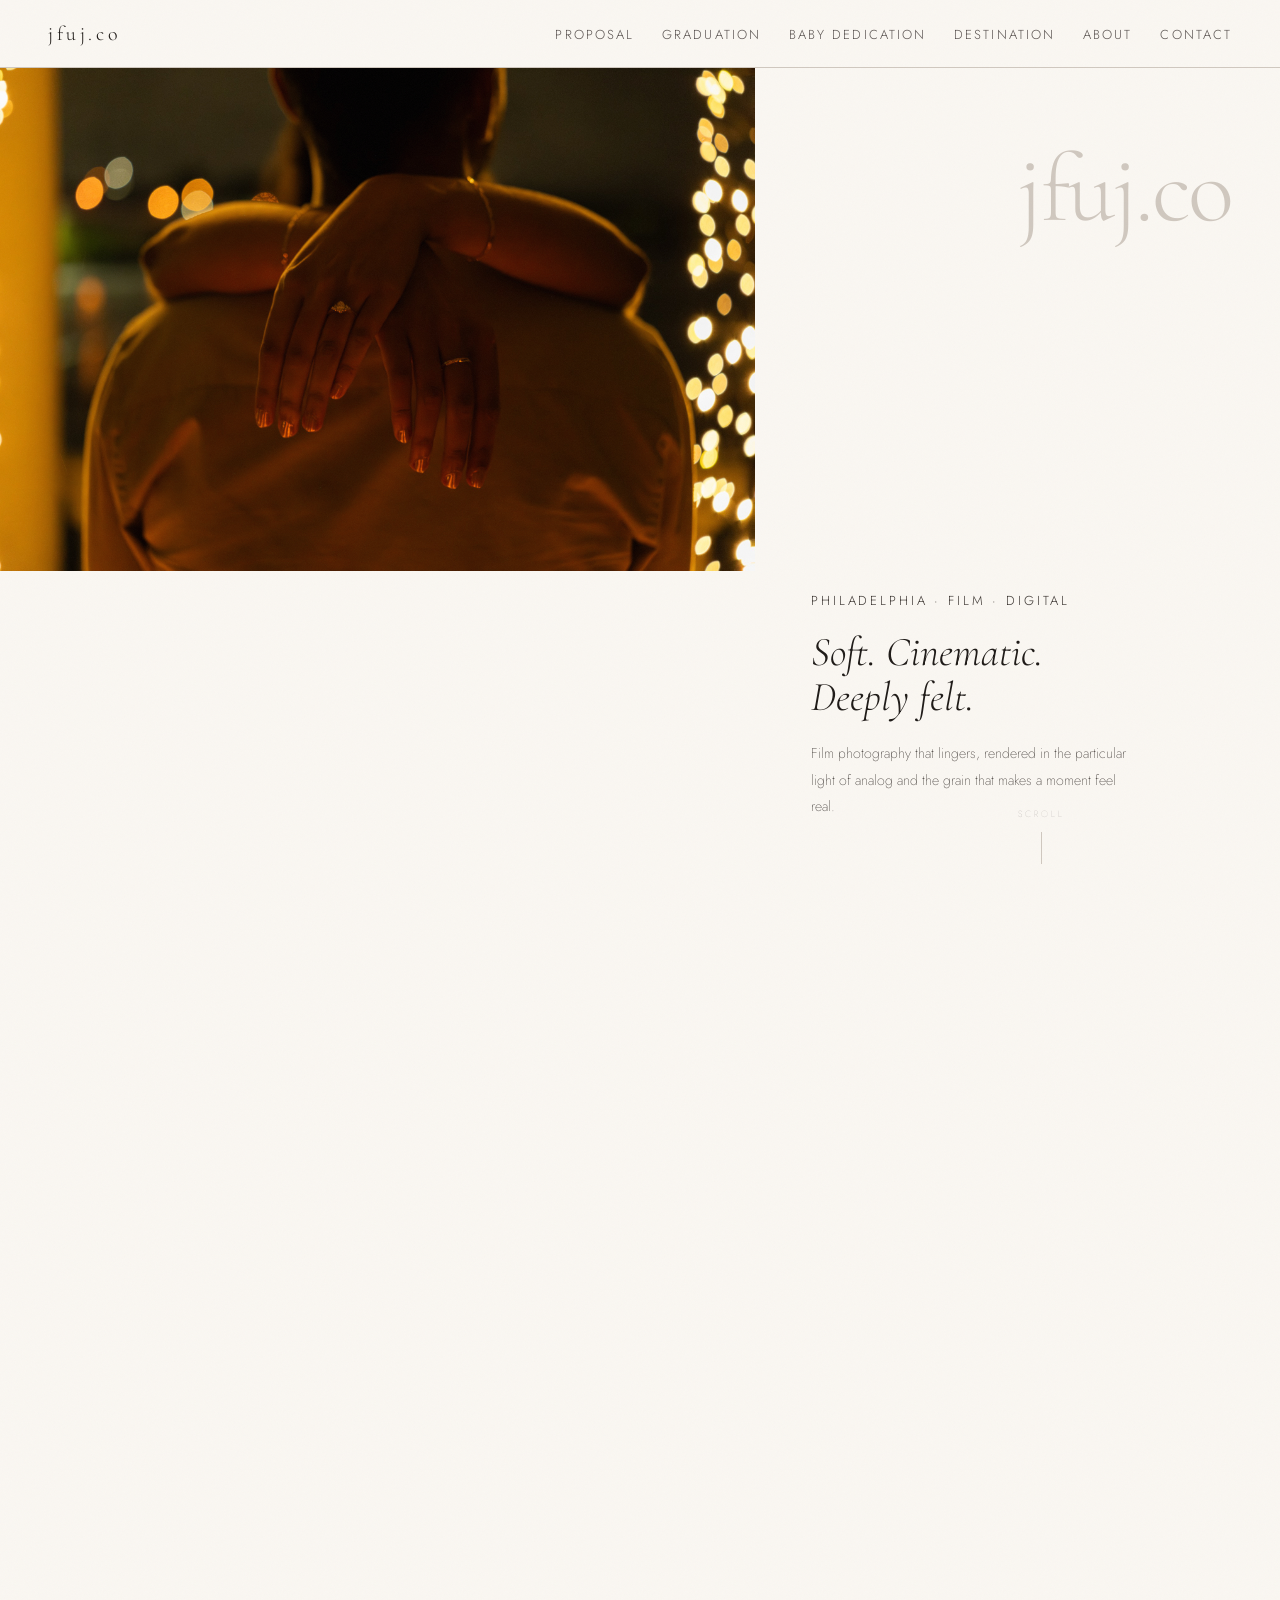
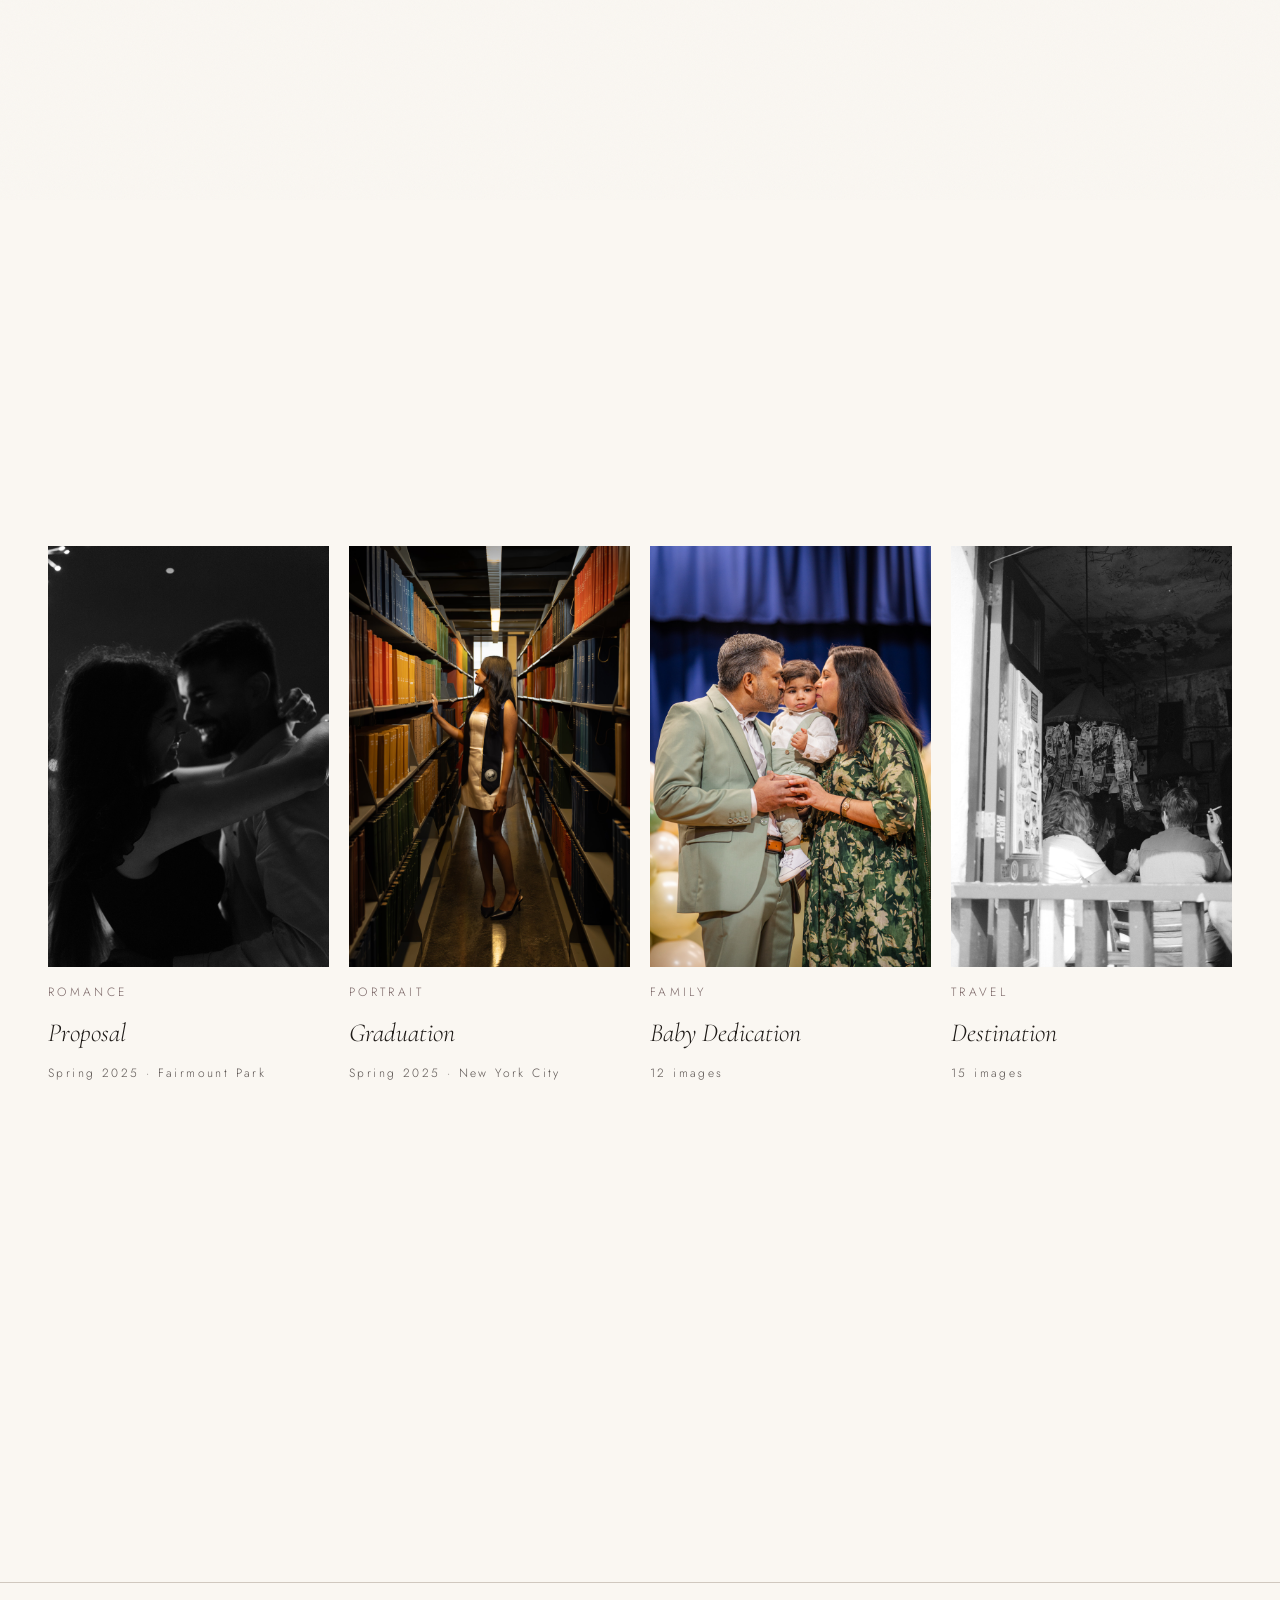
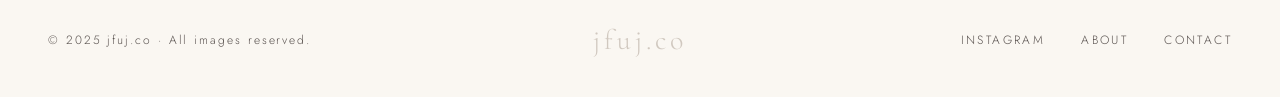
<file: index.html>
<!DOCTYPE html>
<html lang="en">
<head>
    <meta charset="UTF-8">
    <meta name="viewport" content="width=device-width, initial-scale=1.0">
    <title>Jerin Kuruvilla · Film Photographer | Philadelphia, PA</title>
    <meta name="description" content="Philadelphia film photographer specializing in proposals, graduations, and destination photography. Soft light, deliberate exposure, images that feel real.">
    <meta name="author" content="Jerin Kuruvilla">
    <meta name="google-site-verification" content="DOVpfe9RFmVkWUYlRKNhO_14vfUunu2iF62yrrr3nvA">
    <link rel="canonical" href="https://jfuj.org/">
    <!-- Open Graph -->
    <meta property="og:type" content="website">
    <meta property="og:url" content="https://jfuj.org/">
    <meta property="og:title" content="Jerin Kuruvilla · Film Photographer | Philadelphia, PA">
    <meta property="og:description" content="Philadelphia film photographer specializing in proposals, graduations, and destination photography. Soft light, deliberate exposure, images that feel real.">
    <meta property="og:image" content="https://jfuj.org/images/Portfolio/proposal/DSCF1253.jpg">
    <!-- Twitter Card -->
    <meta name="twitter:card" content="summary_large_image">
    <meta name="twitter:title" content="Jerin Kuruvilla · Film Photographer | Philadelphia, PA">
    <meta name="twitter:description" content="Philadelphia film photographer specializing in proposals, graduations, and destination photography.">
    <meta name="twitter:image" content="https://jfuj.org/images/Portfolio/proposal/DSCF1253.jpg">
    <!-- LocalBusiness Schema -->
    <script type="application/ld+json">
    {
      "@context": "https://schema.org",
      "@type": "LocalBusiness",
      "name": "jfuj — Jerin Kuruvilla Photography",
      "description": "Film photographer based in Philadelphia specializing in proposals, graduations, portraits, and destination photography.",
      "url": "https://jfuj.org",
      "image": "https://jfuj.org/images/Portfolio/proposal/DSCF1253.jpg",
      "address": {
        "@type": "PostalAddress",
        "addressLocality": "Philadelphia",
        "addressRegion": "PA",
        "addressCountry": "US"
      },
      "areaServed": ["Philadelphia", "New York City", "Pennsylvania", "New Jersey"],
      "priceRange": "$$",
      "sameAs": ["https://www.instagram.com/jfuj.co"]
    }
    </script>
    <link rel="preconnect" href="https://fonts.googleapis.com">
    <link rel="preconnect" href="https://fonts.gstatic.com" crossorigin>
    <link href="https://fonts.googleapis.com/css2?family=Cormorant+Garamond:ital,wght@0,300;0,400;1,300;1,400;1,500&family=Jost:wght@100;200;300&display=swap" rel="stylesheet">
    <link rel="icon" type="image/png" href="/images/Jerin/Icon.png">
    <link rel="stylesheet" href="style.css">
    <style>
        .home-hero {
            height: calc(100dvh - var(--nav-h));
            min-height: 560px;
            display: grid;
            grid-template-columns: 59% 41%;
            overflow: hidden;
        }

        .home-hero-img { overflow: hidden; position: relative; }

        .home-hero-img img {
            width: 100%;
            height: auto;
            display: block;
        }

        .home-hero-side {
            position: relative;
            display: flex;
            flex-direction: column;
            justify-content: flex-end;
            padding: 0 3.5rem 5rem;
            gap: 1.25rem;
            background: var(--bg);
        }

        .home-hero-ghost {
            position: absolute;
            top: 5rem; right: 3rem;
            font-family: var(--serif);
            font-weight: 300;
            font-size: clamp(4.5rem,7.5vw,7.5rem);
            line-height: .88;
            color: var(--sep);
            user-select: none;
            pointer-events: none;
            letter-spacing: -.02em;
            text-align: right;
        }

        .home-tag {
            font-family: var(--sans);
            font-weight: 300;
            font-size: .8125rem;
            letter-spacing: .22em;
            text-transform: uppercase;
            color: var(--text-mid);
            animation: slideUp .8s cubic-bezier(0.22, 1, 0.36, 1) .25s both;
        }

        .home-headline {
            font-family: var(--serif);
            font-weight: 300;
            font-style: italic;
            font-size: clamp(2rem,3.2vw,3.5rem);
            line-height: 1.1;
            color: var(--text);
            animation: slideUp 1s cubic-bezier(0.22, 1, 0.36, 1) .4s both;
        }

        .home-subline {
            font-family: var(--sans);
            font-weight: 200;
            font-size: .875rem;
            line-height: 1.9;
            color: var(--text-mid);
            max-width: 320px;
            animation: slideUp .9s cubic-bezier(0.22, 1, 0.36, 1) .56s both;
        }

        .home-hero-scroll {
            position: absolute;
            bottom: 2.25rem; left: 50%;
            transform: translateX(-50%);
            font-family: var(--sans);
            font-weight: 100;
            font-size: .5625rem;
            letter-spacing: .34em;
            text-transform: uppercase;
            color: var(--text-faint);
            display: flex;
            flex-direction: column;
            align-items: center;
            gap: .75rem;
            white-space: nowrap;
            animation: slideUp .9s cubic-bezier(0.22, 1, 0.36, 1) .85s both;
        }

        .home-hero-scroll::after {
            content: '';
            display: block;
            width: 1px; height: 2rem;
            background: var(--sep);
            animation: scrollLine 2s ease-in-out infinite;
        }

        /* Style statement band */
        .style-band {
            display: grid;
            grid-template-columns: 1fr 2fr;
            gap: 5rem;
            padding: 6rem var(--gutter);
            border-bottom: 1px solid var(--sep);
        }

        .style-band-left {
            display: flex;
            flex-direction: column;
            gap: 1.25rem;
            padding-top: .5rem;
        }

        .style-band-label {
            font-family: var(--sans);
            font-weight: 300;
            font-size: .8125rem;
            letter-spacing: .22em;
            text-transform: uppercase;
            color: var(--text-mid);
        }

        .style-band-statement {
            font-family: var(--serif);
            font-weight: 300;
            font-style: italic;
            font-size: clamp(1.5rem,2.5vw,2.375rem);
            line-height: 1.45;
            color: var(--text);
        }

        .style-band-right {
            display: grid;
            grid-template-columns: 1fr 1fr;
            grid-template-rows: auto auto;
            gap: .875rem;
        }

        .style-band-img { overflow: hidden; cursor: pointer; }

        .style-band-img img {
            width: 100%;
            height: auto;
            display: block;
            transition: transform .65s cubic-bezier(0.22, 1, 0.36, 1);
        }

        .style-band-img:hover img {
            transform: scale(1.03);
        }

        .style-band-img-tall { grid-row: 1/3; }
        .style-band-img-sq   { }

        /* Section heading */
        .section-heading {
            display: flex;
            align-items: baseline;
            gap: 2.5rem;
            padding: 5rem var(--gutter) 2.5rem;
        }

        .section-heading-label {
            font-family: var(--sans);
            font-weight: 300;
            font-size: .8125rem;
            letter-spacing: .22em;
            text-transform: uppercase;
            color: var(--text-mid);
            flex-shrink: 0;
        }

        .section-heading-rule {
            flex: 1;
            height: 1px;
            background: var(--sep);
            transform: scaleX(0);
            transform-origin: left;
            transition: transform .95s cubic-bezier(0.22, 1, 0.36, 1) .15s;
        }
        .reveal.visible .section-heading-rule { transform: scaleX(1); }

        .portfolio-intro {
            padding: 0 var(--gutter) 2rem;
        }

        .portfolio-intro p {
            font-family: var(--sans);
            font-weight: 200;
            font-size: .9375rem;
            line-height: 1.9;
            color: var(--text-mid);
            max-width: 560px;
        }

        @media (max-width: 960px) {
            .home-hero { grid-template-columns: 1fr; grid-template-rows: auto auto; height: auto; min-height: auto; }
            .home-hero-img { height: calc(100dvh - var(--nav-h)); }
            .home-hero-img img { height: 100%; object-fit: cover; }
            .home-hero-ghost, .home-hero-scroll { display: none; }
            .home-hero-side { padding: 2.5rem 2rem 3rem; position: static; }
            .style-band { grid-template-columns: 1fr; gap: 2rem; padding: 4rem var(--gutter); }
            .style-band-right { grid-template-columns: 1fr 1fr; gap: .5rem; }
            .style-band-img-tall { grid-row: auto; }
            .section-heading { padding: 3rem var(--gutter) 1.5rem; }
            .portfolio-intro { padding: 0 var(--gutter) 1.25rem; }
            .portfolio-grid { padding: 0 var(--gutter) 4rem; }
        }

        @media (max-width: 600px) {
            .home-hero-img { height: calc(100dvh - var(--nav-h)); }
            .style-band-right { grid-template-columns: 1fr; }
            .style-band-statement { font-size: clamp(1.25rem, 5vw, 1.75rem); }
            .section-heading { padding: 2rem var(--gutter) 1rem; gap: 1.25rem; }
            .portfolio-intro { padding: 0 var(--gutter) 1rem; }
        }
    </style>
</head>
<body>

<div class="grain" aria-hidden="true"></div>

<!-- Mobile nav overlay -->
<div class="nav-overlay" id="navOverlay" aria-hidden="true">
    <a href="index.html">Home</a>
    <a href="about.html">About</a>
    <a href="contact.html">Contact</a>
</div>

<div class="page">

    <!-- NAV -->
    <nav class="nav" aria-label="Site navigation">
        <a href="index.html" class="nav-logo">jfuj.co</a>
        <ul class="nav-links">
            <li><a href="about.html">About</a></li>
            <li><a href="contact.html">Contact</a></li>
        </ul>
        <button class="nav-hamburger" id="hamburger" aria-label="Open menu" aria-expanded="false">
            <span></span><span></span><span></span>
        </button>
    </nav>

    <main>

        <!-- HERO -->
        <section class="home-hero">
            <div class="home-hero-img">
                <img
                    src="images/Portfolio/proposal/DSCF1253.jpg"
                    alt="Soft cinematic film photography by jfuj"
                    loading="eager"
                >
            </div>
            <div class="home-hero-side">
                <div class="home-hero-ghost" aria-hidden="true">jfuj.co</div>
                <span class="home-tag">Philadelphia · Film · Digital</span>
                <h1 class="home-headline">
                    Soft. Cinematic.<br>
                    Deeply felt.
                </h1>
                <p class="home-subline">
                    Film photography that lingers, rendered in the particular light of analog and the grain that makes a moment feel real.
                </p>
                <div class="home-hero-scroll" aria-hidden="true">Scroll</div>
            </div>
        </section>

        <!-- STYLE STATEMENT -->
        <section class="style-band reveal">
            <div class="style-band-left">
                <span class="style-band-label">The Aesthetic</span>
                <p class="style-band-statement">
                    Every frame is a decision.<br>
                    Soft light. Deliberate exposure.<br>
                    The grain that makes it feel true.
                </p>
                <div style="margin-top: 1.5rem;">
                    <a href="about.html" class="about-strip-cta">About Jerin</a>
                </div>
            </div>
            <div class="style-band-right">
                <div class="style-band-img style-band-img-tall">
                    <img src="images/Portfolio/proposal/DSCF0479.jpg" alt="Soft cinematic portrait" loading="lazy">
                </div>
                <div class="style-band-img style-band-img-sq">
                    <img src="images/Portfolio/Destination/DSCF8646.jpg" alt="Film grain portrait" loading="lazy">
                </div>
                <div class="style-band-img style-band-img-sq">
                    <img src="images/Portfolio/Destination/DSCF8215.jpg" alt="Destination photography" loading="lazy">
                </div>
            </div>
        </section>

        <!-- PORTFOLIO GRID -->
        <div class="section-heading reveal">
            <span class="section-heading-label">Portfolio</span>
            <div class="section-heading-rule"></div>
        </div>

        <div class="portfolio-intro reveal">
            <p>Four categories. Proposals, portraits, travels, and celebrations, each one approached the same way: with patience, an eye, and the conviction that the best images happen when no one is performing anything.</p>
        </div>

        <div class="portfolio-grid" id="stories">
        </div>

        <!-- ABOUT STRIP -->
        <div class="about-strip reveal">
            <div class="about-strip-left">
                <span class="about-strip-eyebrow">The Photographer</span>
                <p class="about-strip-quote">
                    "There's a cost to each frame that changes how you see. You wait for the right light. You make a decision. You press the shutter."
                </p>
            </div>
            <div class="about-strip-right">
                <p class="about-strip-body">
                    Jerin Kuruvilla is based in Philadelphia. His work lives in the space between editorial and deeply personal: dreamy, unhurried, rendered in the light that earns its place.
                </p>
                <a href="about.html" class="about-strip-cta">Read more</a>
            </div>
        </div>

    </main>

    <!-- FOOTER -->
    <footer>
        <span class="footer-copy">© 2025 jfuj.co · All images reserved.</span>
        <a href="index.html" class="footer-wordmark">jfuj.co</a>
        <div class="footer-links">
            <a href="https://www.instagram.com/jfuj.co" target="_blank" rel="noopener">Instagram</a>
            <a href="about.html">About</a>
            <a href="contact.html">Contact</a>
        </div>
    </footer>

</div><!-- /.page -->

<script>
    const hamburger = document.getElementById('hamburger');
    const overlay   = document.getElementById('navOverlay');
    hamburger.addEventListener('click', () => {
        const open = hamburger.classList.toggle('open');
        overlay.classList.toggle('open', open);
        hamburger.setAttribute('aria-expanded', open);
        overlay.setAttribute('aria-hidden', !open);
        document.body.style.overflow = open ? 'hidden' : '';
    });
    overlay.querySelectorAll('a').forEach(a => a.addEventListener('click', () => {
        hamburger.classList.remove('open');
        overlay.classList.remove('open');
        hamburger.setAttribute('aria-expanded', false);
        overlay.setAttribute('aria-hidden', true);
        document.body.style.overflow = '';
    }));

    const reveals = document.querySelectorAll('.reveal');
    const observer = new IntersectionObserver(
        entries => entries.forEach(e => {
            if (e.isIntersecting) {
                e.target.classList.add('visible');
            } else {
                // Instant reset while off-screen so re-entry always animates
                e.target.style.transition = 'none';
                e.target.classList.remove('visible');
                requestAnimationFrame(() => { e.target.style.transition = ''; });
            }
        }),
        { threshold: 0.06 }
    );
    reveals.forEach(el => observer.observe(el));

    // Mobile hero: shrink from full-screen to ~55dvh as user scrolls down
    (function() {
        if (!window.matchMedia('(max-width: 960px)').matches) return;
        if (window.matchMedia('(prefers-reduced-motion: reduce)').matches) return;
        const heroImg = document.querySelector('.home-hero-img');
        if (!heroImg) return;
        const navH = 68;
        const fullH = window.innerHeight - navH;
        const targetH = Math.round(window.innerHeight * 0.55);
        const range = 480; // px of scroll over which shrink completes
        function easeOut(t) { return 1 - Math.pow(1 - t, 2); } // quadratic — gentle, floaty
        let rafId = null;
        function update() {
            const p = Math.min(1, Math.max(0, window.scrollY / range));
            heroImg.style.height = (fullH + (targetH - fullH) * easeOut(p)) + 'px';
            rafId = null;
        }
        window.addEventListener('scroll', () => {
            if (!rafId) rafId = requestAnimationFrame(update);
        }, { passive: true });
    })();

</script>
<script src="/portfolio.js" defer></script>

</body>
</html>
</file>
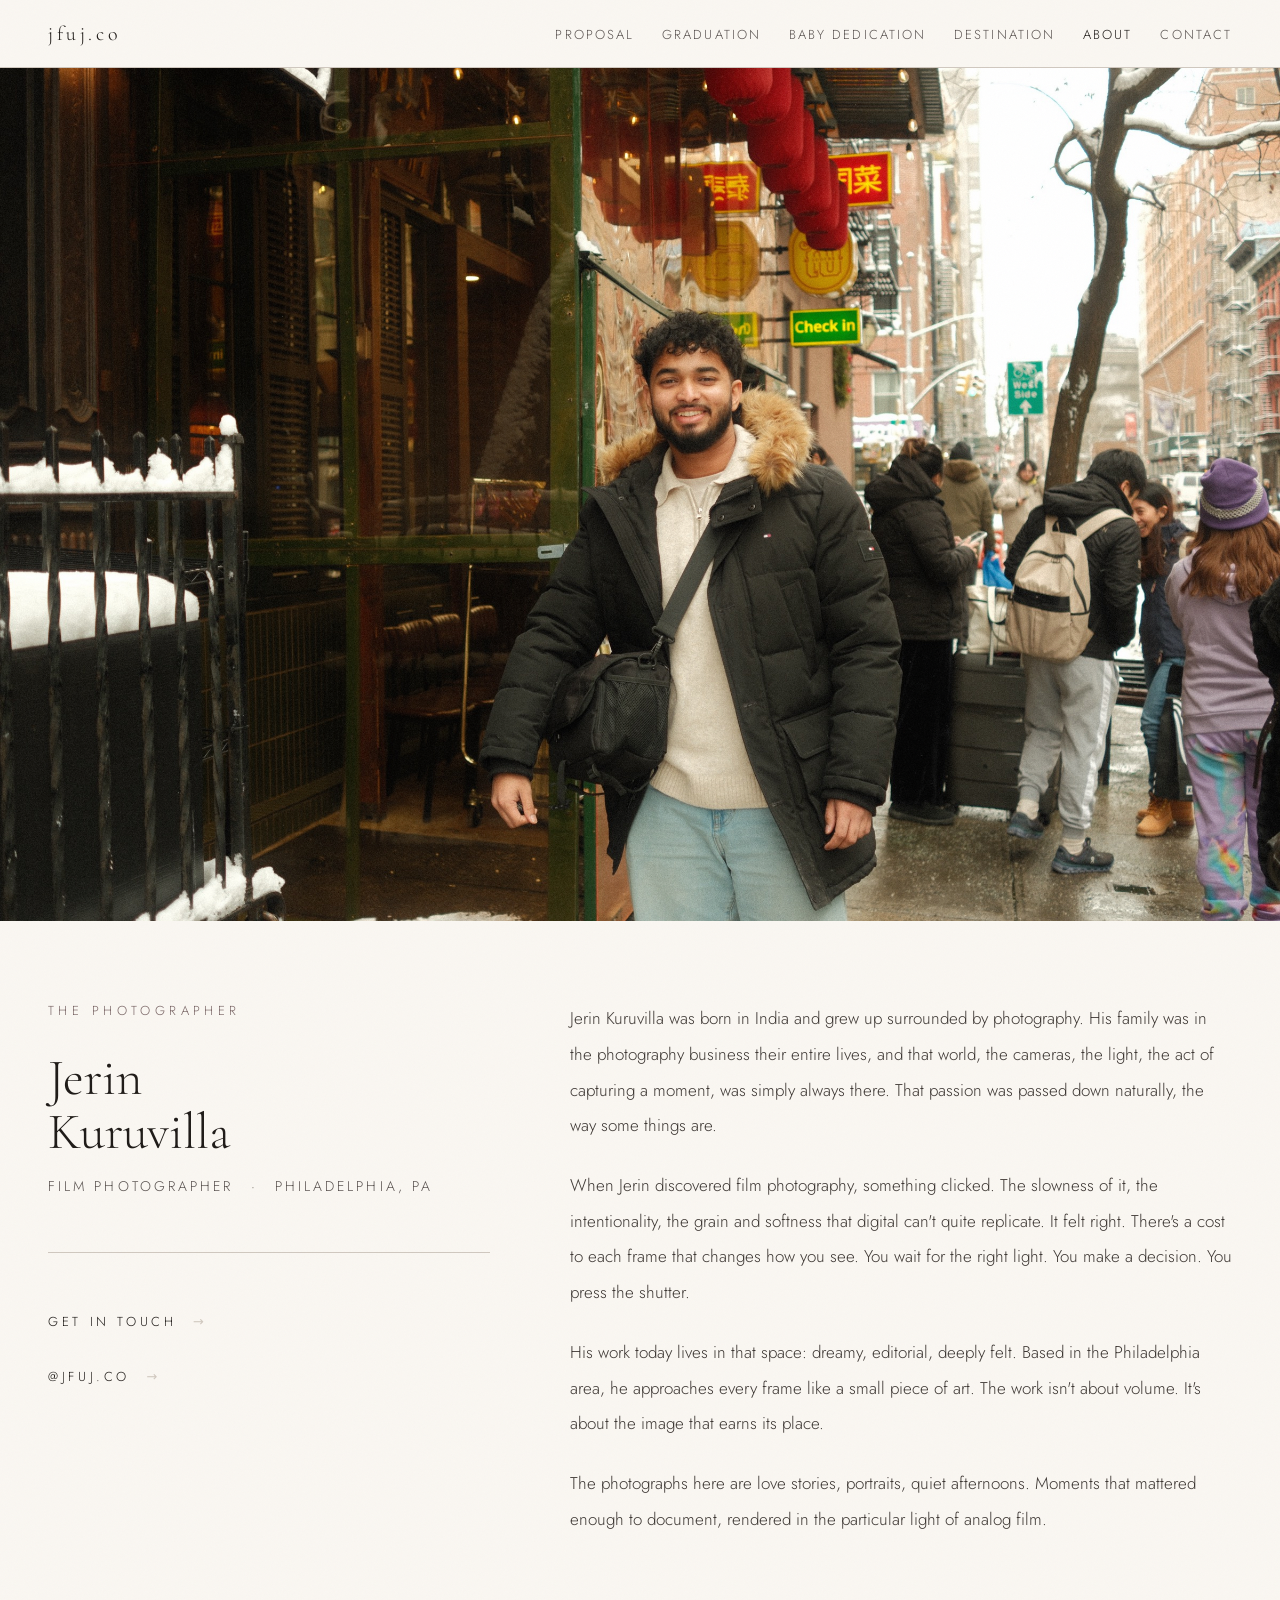
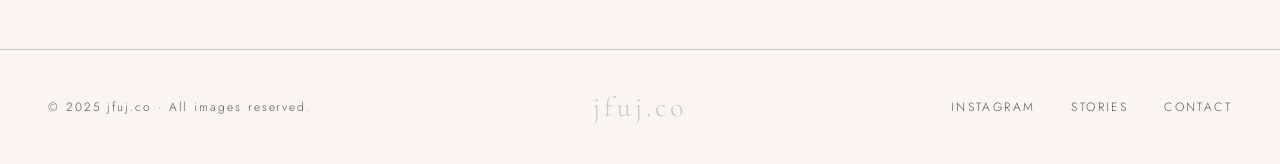
<file: about.html>
<!DOCTYPE html>
<html lang="en">
<head>
    <meta charset="UTF-8">
    <meta name="viewport" content="width=device-width, initial-scale=1.0">
    <title>About Jerin Kuruvilla · Philadelphia Film Photographer</title>
    <meta name="description" content="Jerin Kuruvilla is a Philadelphia-based film photographer specializing in proposals, portraits, and destination work with a cinematic, analog-inspired approach.">
    <meta name="author" content="Jerin Kuruvilla">
    <link rel="canonical" href="https://jfuj.org/about.html">
    <!-- Open Graph -->
    <meta property="og:type" content="website">
    <meta property="og:url" content="https://jfuj.org/about.html">
    <meta property="og:title" content="About Jerin Kuruvilla · Philadelphia Film Photographer">
    <meta property="og:description" content="Jerin Kuruvilla is a Philadelphia-based film photographer specializing in proposals, portraits, and destination work with a cinematic, analog-inspired approach.">
    <meta property="og:image" content="https://jfuj.org/images/Portfolio/proposal/DSCF1253.jpg">
    <!-- Twitter Card -->
    <meta name="twitter:card" content="summary_large_image">
    <meta name="twitter:title" content="About Jerin Kuruvilla · Philadelphia Film Photographer">
    <meta name="twitter:description" content="Jerin Kuruvilla is a Philadelphia-based film photographer specializing in proposals, portraits, and destination work.">
    <meta name="twitter:image" content="https://jfuj.org/images/Portfolio/proposal/DSCF1253.jpg">
    <link rel="preconnect" href="https://fonts.googleapis.com">
    <link rel="preconnect" href="https://fonts.gstatic.com" crossorigin>
    <link href="https://fonts.googleapis.com/css2?family=Cormorant+Garamond:ital,wght@0,300;0,400;1,300;1,400;1,500&family=Jost:wght@100;200;300&display=swap" rel="stylesheet">
    <link rel="icon" type="image/png" href="/images/Jerin/Icon.png">
    <link rel="stylesheet" href="style.css">
</head>
<body>

<div class="grain" aria-hidden="true"></div>

<div class="nav-overlay" id="navOverlay" aria-hidden="true">
    <a href="index.html">Home</a>
    <a href="about.html">About</a>
    <a href="contact.html">Contact</a>
</div>

<div class="page">

    <nav class="nav" aria-label="Site navigation">
        <a href="index.html" class="nav-logo">jfuj.co</a>
        <ul class="nav-links">
            <li><a href="about.html" aria-current="page">About</a></li>
            <li><a href="contact.html">Contact</a></li>
        </ul>
        <button class="nav-hamburger" id="hamburger" aria-label="Open menu" aria-expanded="false">
            <span></span><span></span><span></span>
        </button>
    </nav>

    <main>

        <!-- Full-width portrait of Jerin -->
        <div class="about-photo">
            <img
                src="images/Jerin/jerin-web.jpg"
                alt="Jerin Kuruvilla, New York City"
                loading="eager"
            >
        </div>

        <!-- Bio content — two columns -->
        <div class="about-body">

            <!-- Left: name + kit + contact -->
            <div>
                <span class="about-page-eyebrow">The Photographer</span>
                <h1 class="about-page-name">Jerin<br>Kuruvilla</h1>
                <p class="about-page-sub">Film Photographer &ensp;·&ensp; Philadelphia, PA</p>

<div style="margin-top: 3rem;">
                    <a href="contact.html" class="about-strip-cta" style="display:inline-flex;">Get in touch</a>
                </div>

                <div style="margin-top: 2rem;">
                    <a
                        href="https://www.instagram.com/jfuj.co"
                        target="_blank"
                        rel="noopener"
                        class="about-strip-cta"
                        style="display:inline-flex;"
                    >@jfuj.co</a>
                </div>
            </div>

            <!-- Right: essay -->
            <div class="about-page-essay">
                <p>
                    Jerin Kuruvilla was born in India and grew up surrounded by photography. His family was in the photography business their entire lives, and that world, the cameras, the light, the act of capturing a moment, was simply always there. That passion was passed down naturally, the way some things are.
                </p>
                <p>
                    When Jerin discovered film photography, something clicked. The slowness of it, the intentionality, the grain and softness that digital can't quite replicate. It felt right. There's a cost to each frame that changes how you see. You wait for the right light. You make a decision. You press the shutter.
                </p>
                <p>
                    His work today lives in that space: dreamy, editorial, deeply felt. Based in the Philadelphia area, he approaches every frame like a small piece of art. The work isn't about volume. It's about the image that earns its place.
                </p>
                <p>
                    The photographs here are love stories, portraits, quiet afternoons. Moments that mattered enough to document, rendered in the particular light of analog film.
                </p>
            </div>

        </div>

    </main>

    <footer>
        <span class="footer-copy">© 2025 jfuj.co · All images reserved.</span>
        <a href="index.html" class="footer-wordmark">jfuj.co</a>
        <div class="footer-links">
            <a href="https://www.instagram.com/jfuj.co" target="_blank" rel="noopener">Instagram</a>
            <a href="index.html#stories">Stories</a>
            <a href="contact.html">Contact</a>
        </div>
    </footer>

</div>

<script>
    const hamburger = document.getElementById('hamburger');
    const overlay   = document.getElementById('navOverlay');
    hamburger.addEventListener('click', () => {
        const open = hamburger.classList.toggle('open');
        overlay.classList.toggle('open', open);
        hamburger.setAttribute('aria-expanded', open);
        overlay.setAttribute('aria-hidden', !open);
        document.body.style.overflow = open ? 'hidden' : '';
    });
    overlay.querySelectorAll('a').forEach(a => a.addEventListener('click', () => {
        hamburger.classList.remove('open');
        overlay.classList.remove('open');
        hamburger.setAttribute('aria-expanded', false);
        overlay.setAttribute('aria-hidden', true);
        document.body.style.overflow = '';
    }));
</script>
<script src="/portfolio.js" defer></script>

</body>
</html>
</file>
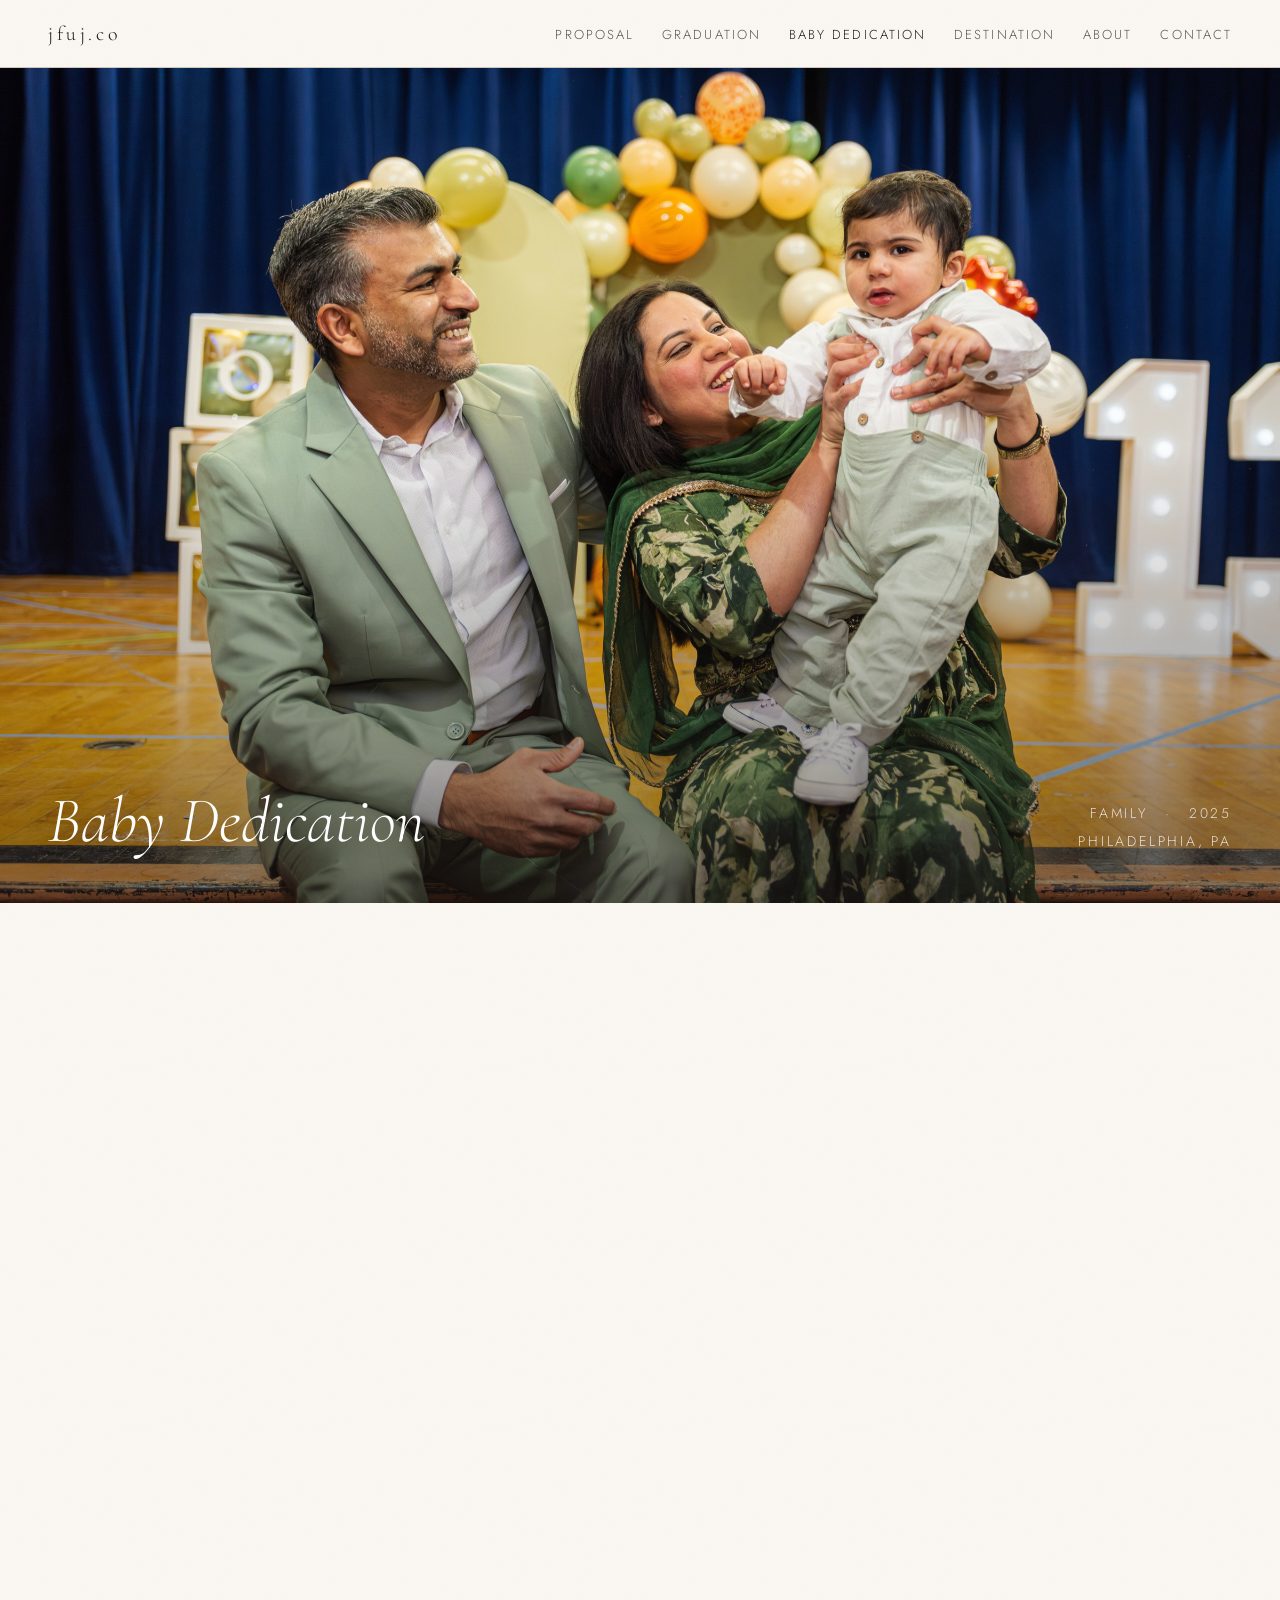
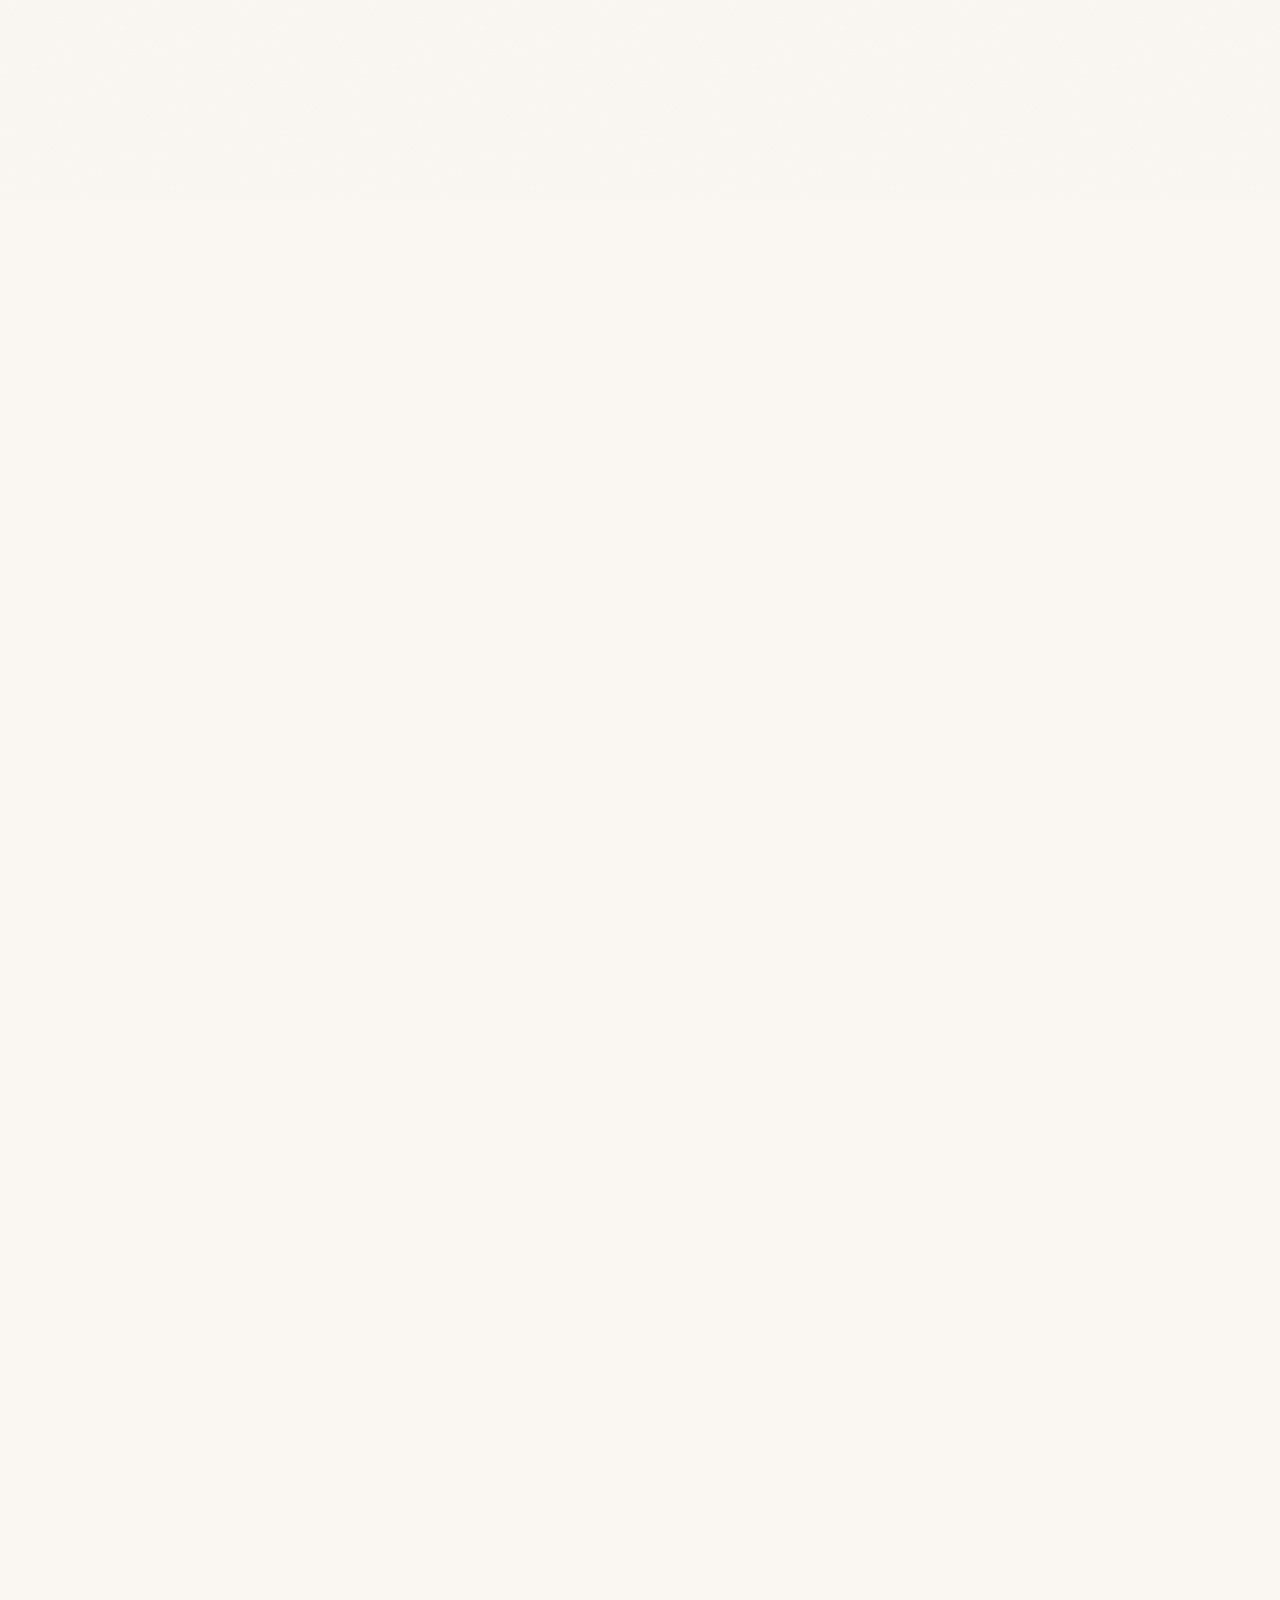
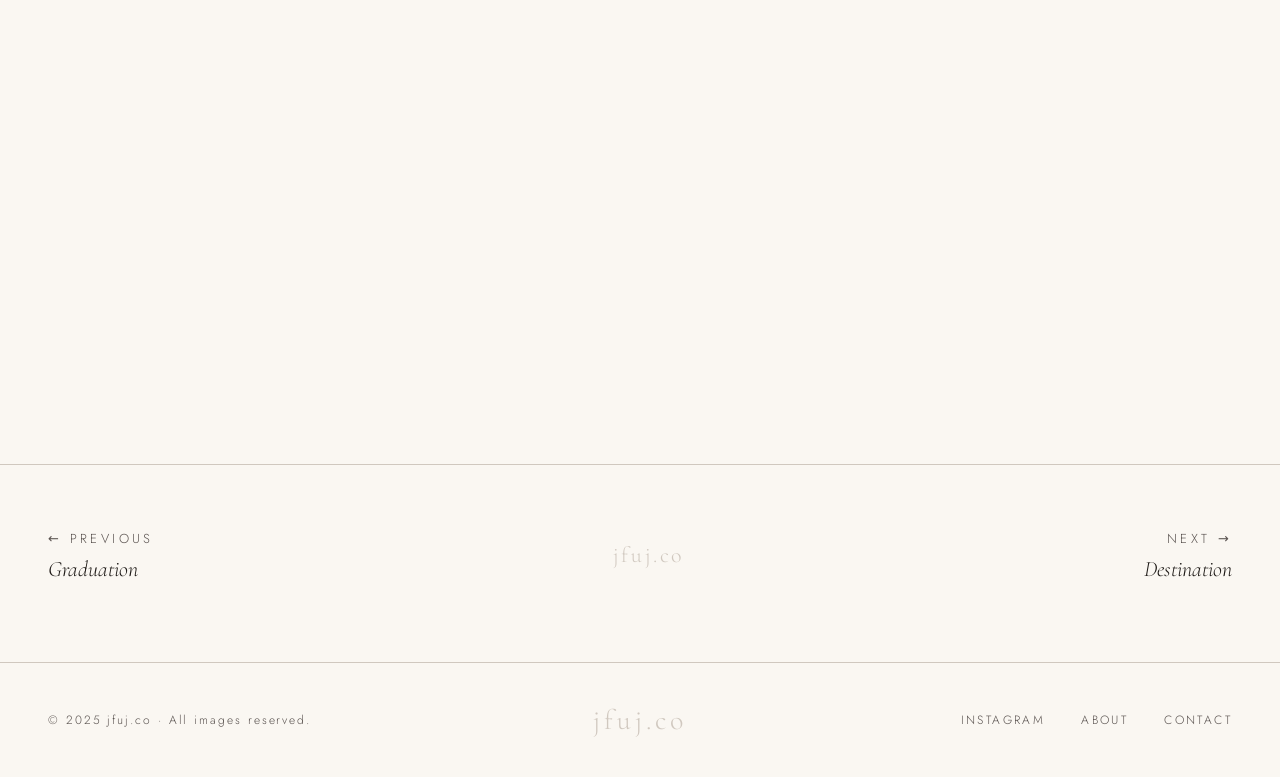
<file: blog-baby-dedication.html>
<!DOCTYPE html>
<html lang="en">
<head>
    <meta charset="UTF-8">
    <meta name="viewport" content="width=device-width, initial-scale=1.0">
    <title>Baby Dedication Photography | jfuj · Jerin Kuruvilla</title>
    <meta name="description" content="An intimate baby dedication photographed by Jerin Kuruvilla. Quiet, emotional, film-inspired documentary photography of a family milestone.">
    <meta name="author" content="Jerin Kuruvilla">
    <link rel="canonical" href="https://jfuj.org/blog-baby-dedication.html">
    <!-- Open Graph -->
    <meta property="og:type" content="article">
    <meta property="og:url" content="https://jfuj.org/blog-baby-dedication.html">
    <meta property="og:title" content="Baby Dedication Photography | jfuj · Jerin Kuruvilla">
    <meta property="og:description" content="An intimate baby dedication photographed by Jerin Kuruvilla. Quiet, emotional, film-inspired documentary photography of a family milestone.">
    <meta property="og:image" content="https://jfuj.org/images/Portfolio/Baby%20Dedication/DSCF7675.jpg">
    <!-- Twitter Card -->
    <meta name="twitter:card" content="summary_large_image">
    <meta name="twitter:title" content="Baby Dedication Photography | jfuj · Jerin Kuruvilla">
    <meta name="twitter:description" content="An intimate baby dedication photographed by Jerin Kuruvilla. Film-inspired documentary photography of a family milestone.">
    <meta name="twitter:image" content="https://jfuj.org/images/Portfolio/Baby%20Dedication/DSCF7675.jpg">
    <link rel="preconnect" href="https://fonts.googleapis.com">
    <link rel="preconnect" href="https://fonts.gstatic.com" crossorigin>
    <link href="https://fonts.googleapis.com/css2?family=Cormorant+Garamond:ital,wght@0,300;0,400;1,300;1,400;1,500&family=Jost:wght@100;200;300&display=swap" rel="stylesheet">
    <link rel="icon" type="image/png" href="/images/Jerin/Icon.png">
    <link rel="stylesheet" href="style.css">
</head>
<body>

<div class="grain" aria-hidden="true"></div>

<!-- Mobile nav overlay -->
<div class="nav-overlay" id="navOverlay" aria-hidden="true">
    <a href="index.html">Home</a>
    <a href="about.html">About</a>
    <a href="contact.html">Contact</a>
</div>

<div class="page">

    <!-- NAV -->
    <nav class="nav scrolled" aria-label="Site navigation">
        <a href="index.html" class="nav-logo">jfuj.co</a>
        <ul class="nav-links">
            <li><a href="about.html">About</a></li>
            <li><a href="contact.html">Contact</a></li>
        </ul>
        <button class="nav-hamburger" id="hamburger" aria-label="Open menu" aria-expanded="false">
            <span></span><span></span><span></span>
        </button>
    </nav>

    <main>

        <!-- STORY HERO -->
        <div class="story-hero">
            <img
                src="images/Portfolio/Baby%20Dedication/DSCF7675.jpg"
                alt="Baby Dedication ceremony"
                loading="eager"
            >
            <div class="story-hero-overlay">
                <h1 class="story-hero-title">Baby Dedication</h1>
                <p class="story-hero-meta">
                    Family &ensp;·&ensp; 2025<br>
                    Philadelphia, PA
                </p>
            </div>
        </div>

        <!-- ESSAY -->
        <div class="essay">

            <div class="essay-intro reveal">
                <span class="essay-intro-label">The Story</span>
                <p class="essay-intro-text">Some days are set apart. Not by what happens in them but by the intention behind them. The decision to pause, to gather, to give something over to something larger than yourself.</p>
            </div>

            <!-- Full: establishing -->
            <div class="essay-section essay-full reveal">
                <div class="essay-img">
                    <img
                        src="images/Portfolio/Baby%20Dedication/DSC09281.jpg"
                        alt="Baby dedication ceremony"
                        loading="lazy"
                    >
                </div>
                <p class="essay-cap">Philadelphia · 2025</p>
            </div>

            <!-- Text -->
            <div class="essay-text reveal">
                <p>The room filled quietly. Family and close friends, the people who had already shown up in the ordinary ways, arriving now for something that asked for their presence differently. There is a particular feeling to a room full of people who love the same child.</p>
            </div>

            <!-- Portrait pair -->
            <div class="essay-section essay-pair reveal">
                <div class="essay-img">
                    <img
                        src="images/Portfolio/Baby%20Dedication/DSC09390.jpg"
                        alt="Baby Dedication"
                        loading="lazy"
                    >
                </div>
                <div class="essay-img">
                    <img
                        src="images/Portfolio/Baby%20Dedication/DSC09392.jpg"
                        alt="Baby Dedication"
                        loading="lazy"
                    >
                </div>
            </div>

            <!-- Text -->
            <div class="essay-text reveal">
                <p>A baby dedication is one of those ceremonies where the weight of it settles slowly. You are standing in front of people you trust with something irreplaceable, making a promise not just to the child but to everyone in the room.</p>
                <p>The parents were steady. Calm in the way that comes not from certainty but from commitment.</p>
            </div>

            <!-- Full -->
            <div class="essay-section essay-full reveal">
                <div class="essay-img">
                    <img
                        src="images/Portfolio/Baby%20Dedication/DSCF7744.jpg"
                        alt="Baby Dedication"
                        loading="lazy"
                    >
                </div>
            </div>

            <!-- Feature: big + small -->
            <div class="essay-section essay-feature reveal">
                <div class="essay-img">
                    <img
                        src="images/Portfolio/Baby%20Dedication/DSCF7812.jpg"
                        alt="Baby Dedication"
                        loading="lazy"
                    >
                </div>
                <div class="essay-img">
                    <img
                        src="images/Portfolio/Baby%20Dedication/DSCF7837.jpg"
                        alt="Baby Dedication"
                        loading="lazy"
                    >
                </div>
            </div>

            <!-- Text -->
            <div class="essay-text reveal">
                <p>Children at these events have no awareness of the occasion. They move through it on their own terms, looking at the ceiling, reaching for things just out of reach. That obliviousness is part of what makes the ceremony matter. You are making a promise to someone who cannot yet understand what it means.</p>
            </div>

            <!-- Portrait pair -->
            <div class="essay-section essay-pair reveal">
                <div class="essay-img">
                    <img
                        src="images/Portfolio/Baby%20Dedication/DSCF7841.jpg"
                        alt="Baby Dedication"
                        loading="lazy"
                    >
                </div>
                <div class="essay-img">
                    <img
                        src="images/Portfolio/Baby%20Dedication/DSCF7938.jpg"
                        alt="Baby Dedication"
                        loading="lazy"
                    >
                </div>
            </div>

            <!-- Full -->
            <div class="essay-section essay-full reveal">
                <div class="essay-img">
                    <img
                        src="images/Portfolio/Baby%20Dedication/DSCF7985.jpg"
                        alt="Baby Dedication"
                        loading="lazy"
                    >
                </div>
                <p class="essay-cap">Philadelphia · 2025</p>
            </div>

            <!-- Text -->
            <div class="essay-text reveal">
                <p>After the ceremony, people lingered. That is always the sign of something that went well. No one was in a rush to leave. They held the baby, took turns at that. Laughed. Someone cried a little. The afternoon stretched out in the good way that afternoons sometimes do when no one wants them to end.</p>
            </div>

            <!-- Single centered -->
            <div class="essay-section essay-single reveal">
                <div class="essay-img">
                    <img
                        src="images/Portfolio/Baby%20Dedication/DSCF8046.jpg"
                        alt="Baby Dedication"
                        loading="lazy"
                    >
                </div>
            </div>

            <!-- Closing text -->
            <div class="essay-text reveal">
                <p>I photographed the whole thing trying to be as invisible as possible. The best images from days like this are the ones where nobody noticed the camera. Just people being present with each other, in the middle of something that mattered.</p>
            </div>

            <!-- Final full -->
            <div class="essay-section essay-full reveal">
                <div class="essay-img">
                    <img
                        src="images/Portfolio/Baby%20Dedication/DSCF8057.jpg"
                        alt="Baby Dedication"
                        loading="lazy"
                    >
                </div>
            </div>

        </div><!-- /.essay -->

        <!-- STORY NAV -->
        <div class="story-nav">
            <div class="story-nav-link">
                <span>← Previous</span>
                <strong><a href="graduation-sara.html">Graduation</a></strong>
            </div>
            <span class="story-nav-center">jfuj.co</span>
            <div class="story-nav-link" style="text-align:right;">
                <span>Next →</span>
                <strong><a href="blog-destination.html">Destination</a></strong>
            </div>
        </div>

    </main>

    <!-- FOOTER -->
    <footer>
        <span class="footer-copy">© 2025 jfuj.co · All images reserved.</span>
        <a href="index.html" class="footer-wordmark">jfuj.co</a>
        <div class="footer-links">
            <a href="https://www.instagram.com/jfuj.co" target="_blank" rel="noopener">Instagram</a>
            <a href="about.html">About</a>
            <a href="contact.html">Contact</a>
        </div>
    </footer>

</div><!-- /.page -->

<script>
    const nav = document.querySelector('.nav');
    const onScroll = () => nav.classList.toggle('scrolled', window.scrollY > 60);
    window.addEventListener('scroll', onScroll, { passive: true });
    onScroll();

    const hamburger = document.getElementById('hamburger');
    const overlay   = document.getElementById('navOverlay');
    hamburger.addEventListener('click', () => {
        const open = hamburger.classList.toggle('open');
        overlay.classList.toggle('open', open);
        hamburger.setAttribute('aria-expanded', open);
        overlay.setAttribute('aria-hidden', !open);
        document.body.style.overflow = open ? 'hidden' : '';
    });
    overlay.querySelectorAll('a').forEach(a => a.addEventListener('click', () => {
        hamburger.classList.remove('open');
        overlay.classList.remove('open');
        hamburger.setAttribute('aria-expanded', false);
        overlay.setAttribute('aria-hidden', true);
        document.body.style.overflow = '';
    }));

    const reveals = document.querySelectorAll('.reveal');
    const observer = new IntersectionObserver(
        entries => entries.forEach(e => {
            if (e.isIntersecting) {
                e.target.classList.add('visible');
            } else {
                e.target.style.transition = 'none';
                e.target.classList.remove('visible');
                requestAnimationFrame(() => { e.target.style.transition = ''; });
            }
        }),
        { threshold: 0.06 }
    );
    reveals.forEach(el => observer.observe(el));
</script>
<script src="/portfolio.js" defer></script>

</body>
</html>
</file>
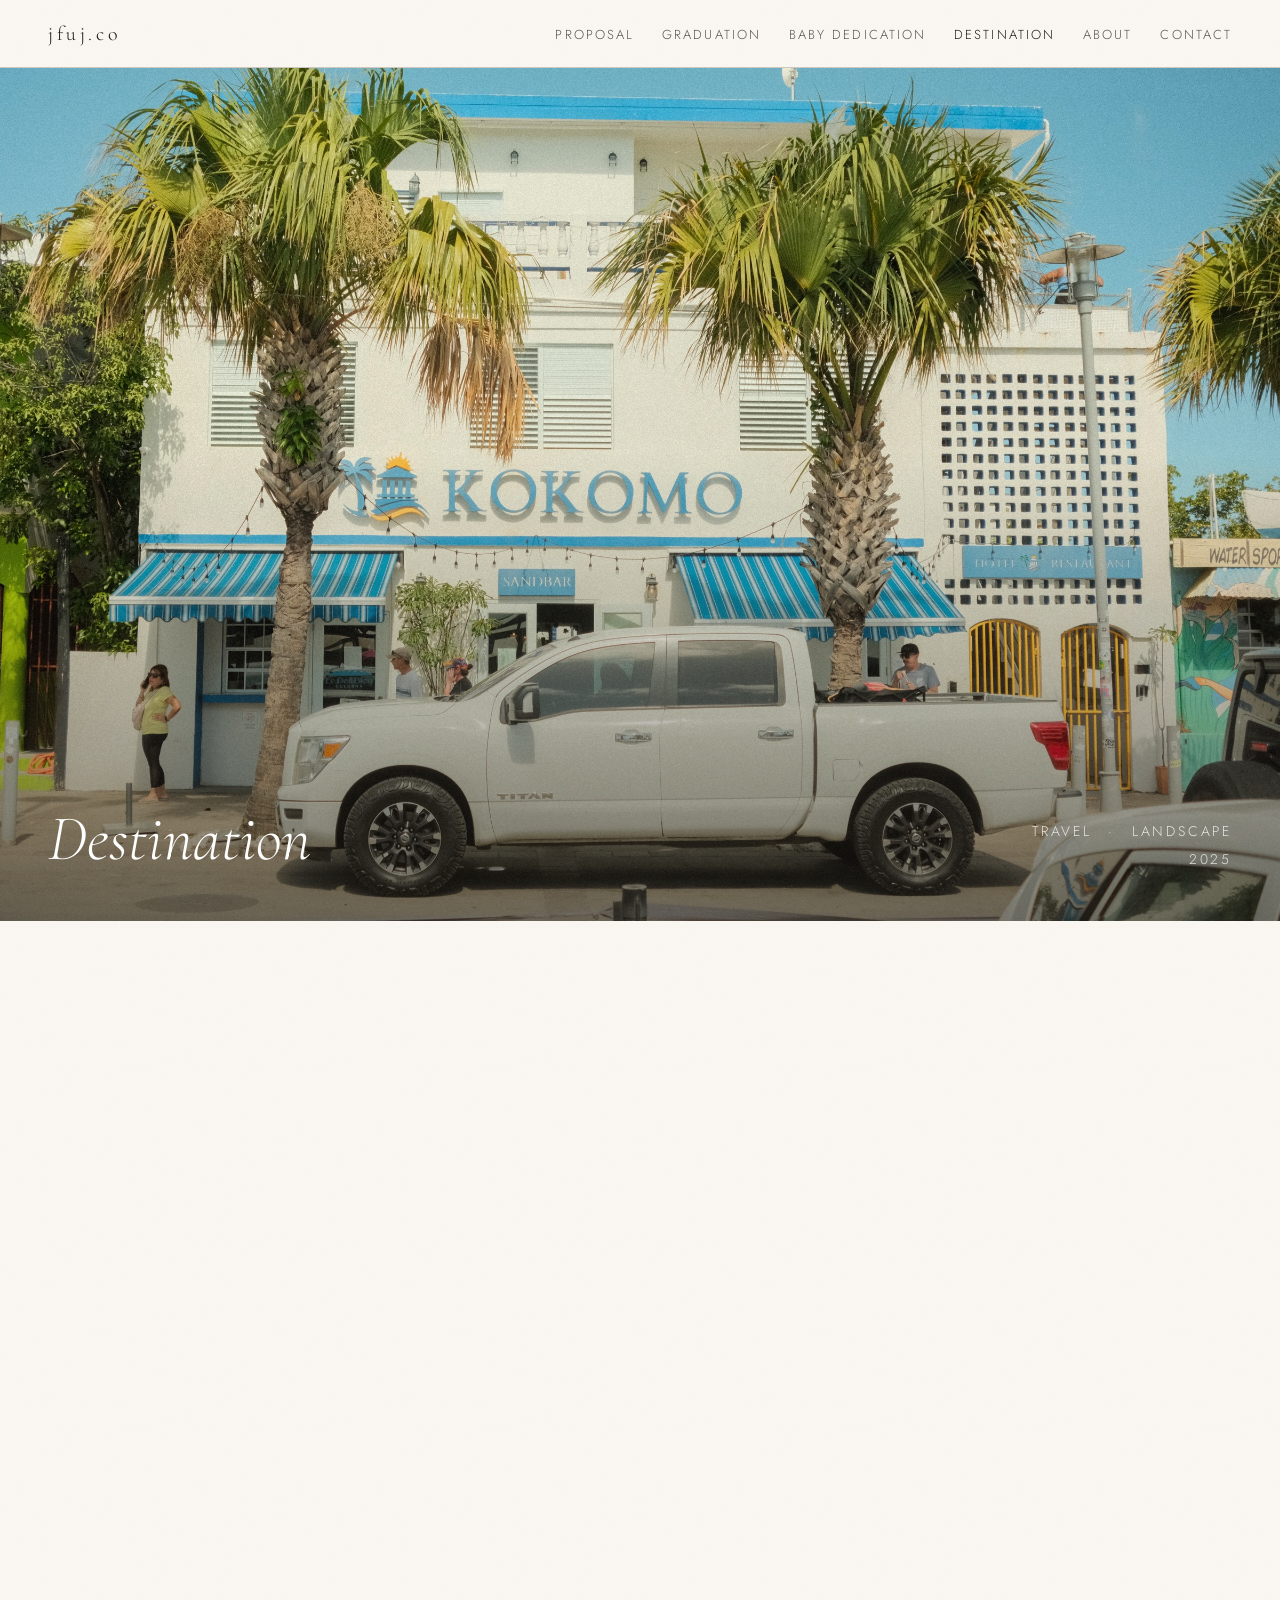
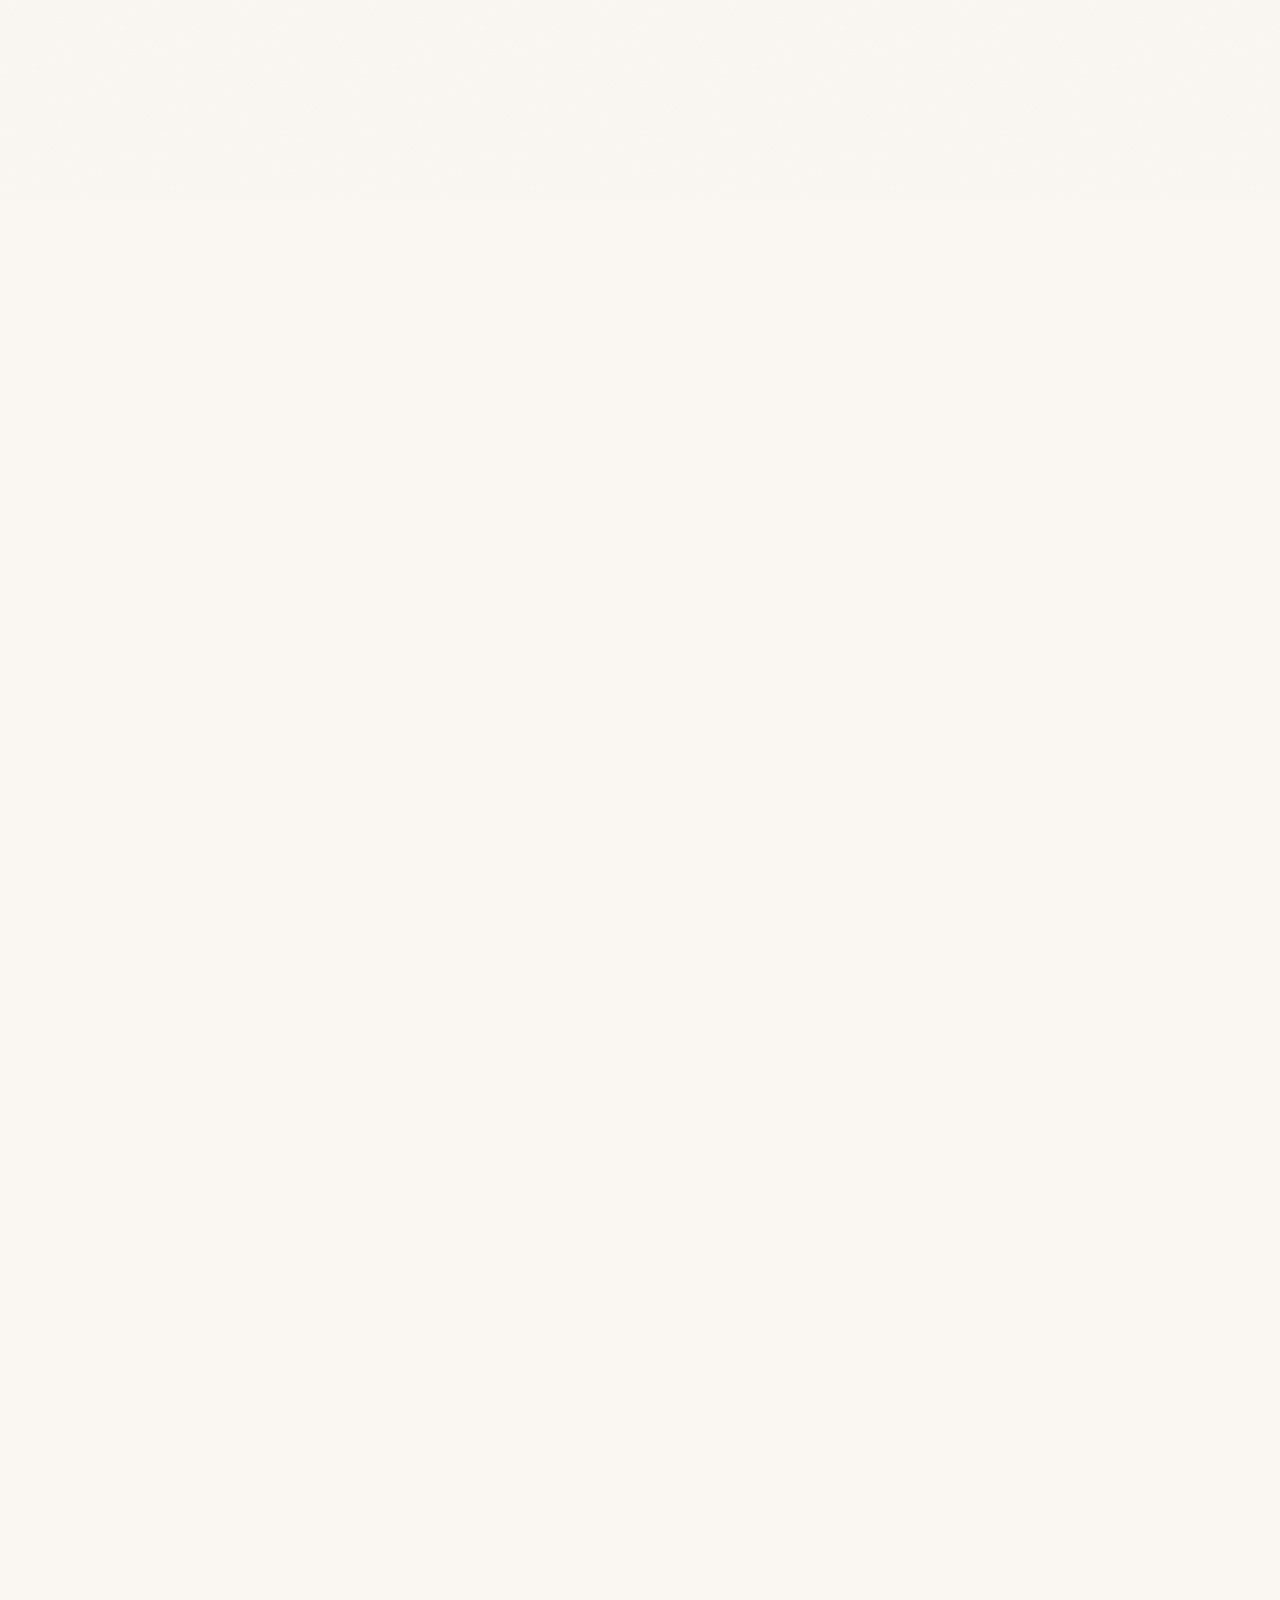
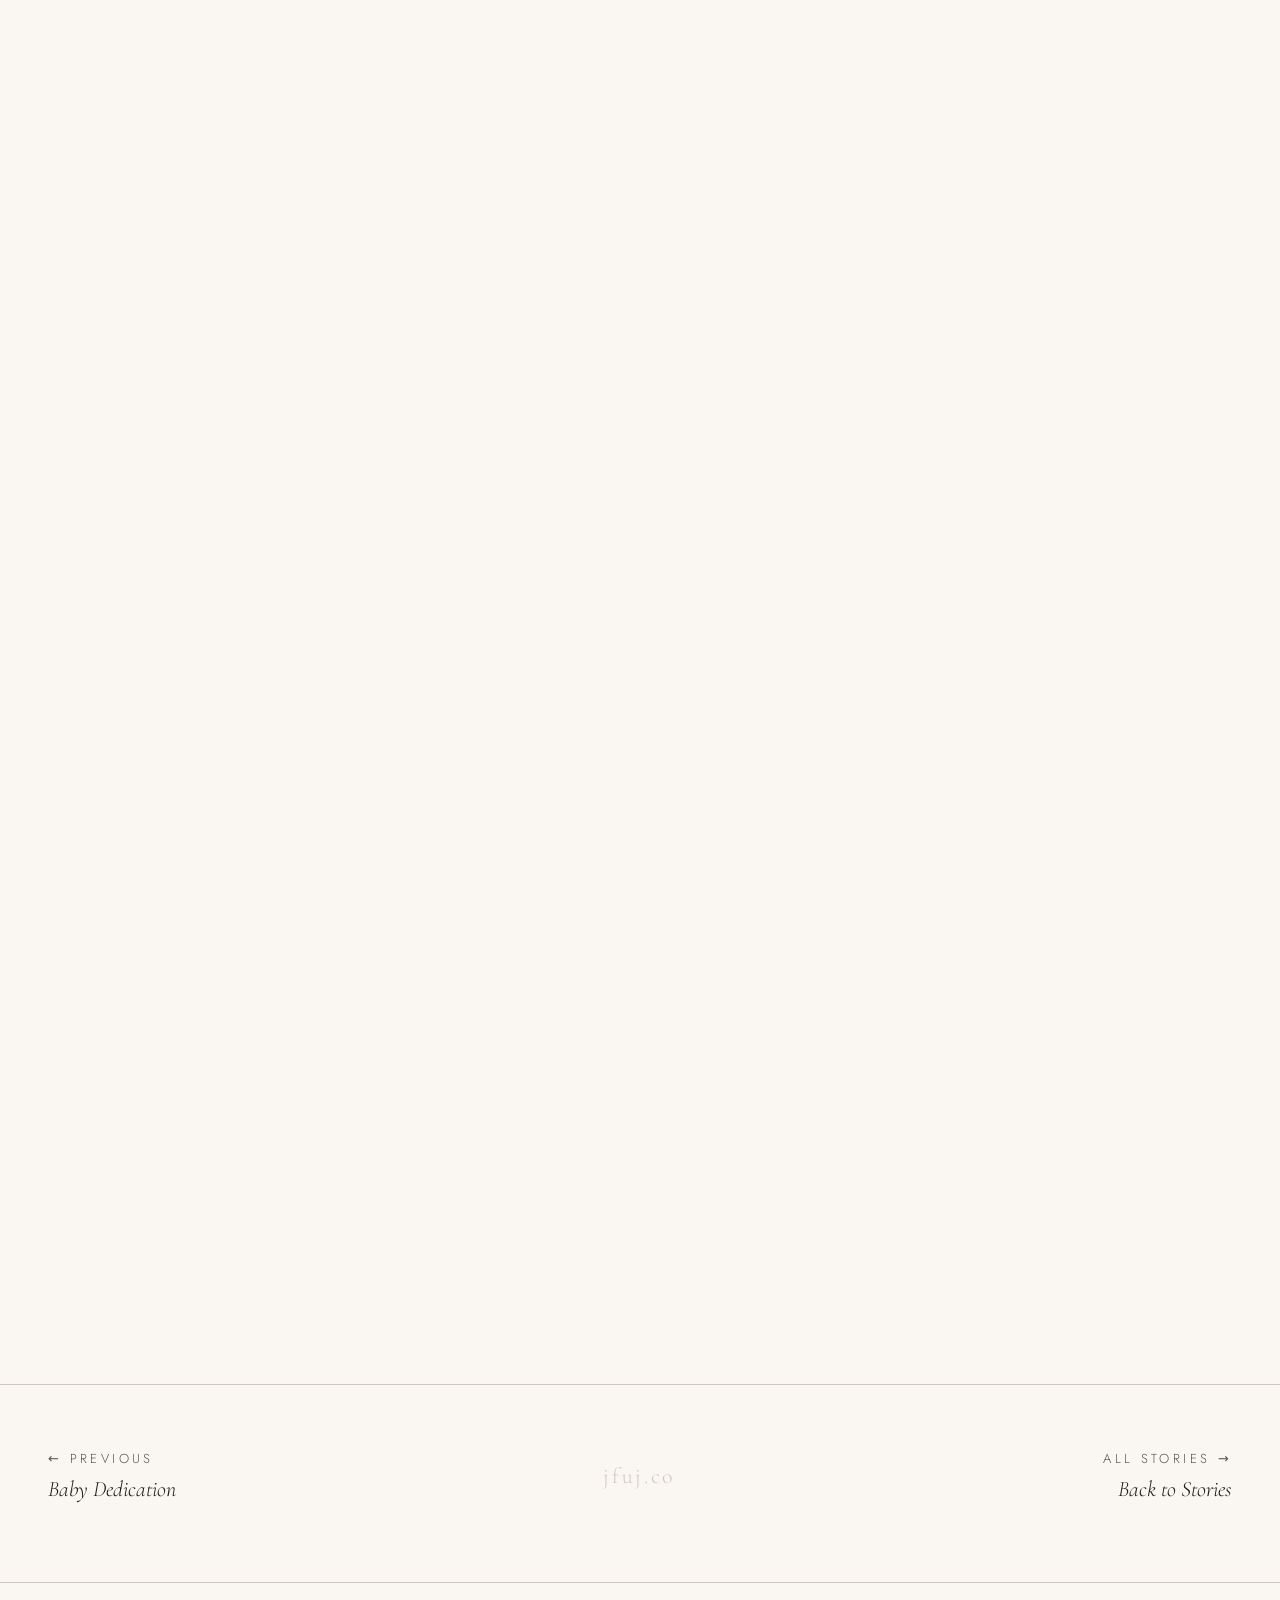
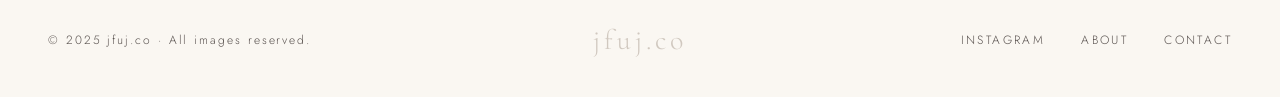
<file: blog-destination.html>
<!DOCTYPE html>
<html lang="en">
<head>
    <meta charset="UTF-8">
    <meta name="viewport" content="width=device-width, initial-scale=1.0">
    <title>Destination Photography | jfuj · Jerin Kuruvilla</title>
    <meta name="description" content="Destination photography by Jerin Kuruvilla. Available for travel — capturing couples, portraits, and moments in beautiful locations around the world.">
    <meta name="author" content="Jerin Kuruvilla">
    <link rel="canonical" href="https://jfuj.org/blog-destination.html">
    <!-- Open Graph -->
    <meta property="og:type" content="article">
    <meta property="og:url" content="https://jfuj.org/blog-destination.html">
    <meta property="og:title" content="Destination Photography | jfuj · Jerin Kuruvilla">
    <meta property="og:description" content="Destination photography by Jerin Kuruvilla. Available for travel — capturing couples, portraits, and moments in beautiful locations around the world.">
    <meta property="og:image" content="https://jfuj.org/images/Portfolio/Destination/DSCF8703.jpg">
    <!-- Twitter Card -->
    <meta name="twitter:card" content="summary_large_image">
    <meta name="twitter:title" content="Destination Photography | jfuj · Jerin Kuruvilla">
    <meta name="twitter:description" content="Destination photography by Jerin Kuruvilla. Available for travel — capturing couples, portraits, and moments anywhere in the world.">
    <meta name="twitter:image" content="https://jfuj.org/images/Portfolio/Destination/DSCF8703.jpg">
    <link rel="preconnect" href="https://fonts.googleapis.com">
    <link rel="preconnect" href="https://fonts.gstatic.com" crossorigin>
    <link href="https://fonts.googleapis.com/css2?family=Cormorant+Garamond:ital,wght@0,300;0,400;1,300;1,400;1,500&family=Jost:wght@100;200;300&display=swap" rel="stylesheet">
    <link rel="icon" type="image/png" href="/images/Jerin/Icon.png">
    <link rel="stylesheet" href="style.css">
</head>
<body>

<div class="grain" aria-hidden="true"></div>

<!-- Mobile nav overlay -->
<div class="nav-overlay" id="navOverlay" aria-hidden="true">
    <a href="index.html">Home</a>
    <a href="about.html">About</a>
    <a href="contact.html">Contact</a>
</div>

<div class="page">

    <!-- NAV -->
    <nav class="nav scrolled" aria-label="Site navigation">
        <a href="index.html" class="nav-logo">jfuj.co</a>
        <ul class="nav-links">
            <li><a href="about.html">About</a></li>
            <li><a href="contact.html">Contact</a></li>
        </ul>
        <button class="nav-hamburger" id="hamburger" aria-label="Open menu" aria-expanded="false">
            <span></span><span></span><span></span>
        </button>
    </nav>

    <main>

        <!-- STORY HERO -->
        <div class="story-hero">
            <img
                src="images/Portfolio/Destination/DSCF8703.jpg"
                alt="Destination, travel photography"
                loading="eager"
            >
            <div class="story-hero-overlay">
                <h1 class="story-hero-title">Destination</h1>
                <p class="story-hero-meta">
                    Travel &ensp;·&ensp; Landscape<br>
                    2025
                </p>
            </div>
        </div>

        <!-- ESSAY -->
        <div class="essay">

            <div class="essay-intro reveal">
                <span class="essay-intro-label">The Journey</span>
                <p class="essay-intro-text">Places render differently through film. The light holds differently. These photographs are about being somewhere fully, present enough to notice the way light falls on a wall, on water, on a face you do not know.</p>
            </div>

            <!-- Full: establishing landscape -->
            <div class="essay-section essay-full reveal">
                <div class="essay-img">
                    <img
                        src="images/Portfolio/Destination/DSCF8145.jpg"
                        alt="Destination"
                        loading="lazy"
                    >
                </div>
                <p class="essay-cap">2025</p>
            </div>

            <!-- Text -->
            <div class="essay-text reveal">
                <p>Travel photography asks you to pay attention before you understand what you are looking at. You arrive somewhere and nothing is familiar yet, which is exactly when you see most clearly. The eye is still awake. Nothing has become ordinary.</p>
            </div>

            <!-- Single portrait -->
            <div class="essay-section essay-single reveal">
                <div class="essay-img">
                    <img
                        src="images/Portfolio/Destination/DSCF8195.jpg"
                        alt="Destination"
                        loading="lazy"
                    >
                </div>
            </div>

            <!-- Text -->
            <div class="essay-text reveal">
                <p>I find myself drawn to the quiet moments between the obvious ones. The alley rather than the square. The empty hour of the afternoon when the light is doing something interesting and no one else is awake to notice it.</p>
            </div>

            <!-- Full: landscape -->
            <div class="essay-section essay-full reveal">
                <div class="essay-img">
                    <img
                        src="images/Portfolio/Destination/DSCF8215.jpg"
                        alt="Destination"
                        loading="lazy"
                    >
                </div>
            </div>

            <!-- Feature: big + small -->
            <div class="essay-section essay-feature reveal">
                <div class="essay-img">
                    <img
                        src="images/Portfolio/Destination/DSCF8236.jpg"
                        alt="Destination"
                        loading="lazy"
                    >
                </div>
                <div class="essay-img">
                    <img
                        src="images/Portfolio/Destination/DSCF8246.jpg"
                        alt="Destination"
                        loading="lazy"
                    >
                </div>
            </div>

            <!-- Text -->
            <div class="essay-text reveal">
                <p>Film is patient. It does not encourage you to take fifty frames of the same thing. You decide, you commit, and then you wait to see what you chose. That restraint changes how you move through a place.</p>
                <p>You stop more. You look longer before raising the camera.</p>
            </div>

            <!-- Portrait pair -->
            <div class="essay-section essay-pair reveal">
                <div class="essay-img">
                    <img
                        src="images/Portfolio/Destination/DSCF8251.jpg"
                        alt="Destination"
                        loading="lazy"
                    >
                </div>
                <div class="essay-img">
                    <img
                        src="images/Portfolio/Destination/DSCF8345.jpg"
                        alt="Destination"
                        loading="lazy"
                    >
                </div>
            </div>

            <!-- Full: landscape -->
            <div class="essay-section essay-full reveal">
                <div class="essay-img">
                    <img
                        src="images/Portfolio/Destination/DSCF8348.jpg"
                        alt="Destination"
                        loading="lazy"
                    >
                </div>
                <p class="essay-cap">2025</p>
            </div>

            <!-- Feature: big + small -->
            <div class="essay-section essay-feature reveal">
                <div class="essay-img">
                    <img
                        src="images/Portfolio/Destination/DSCF8364.jpg"
                        alt="Destination"
                        loading="lazy"
                    >
                </div>
                <div class="essay-img">
                    <img
                        src="images/Portfolio/Destination/DSCF8377.jpg"
                        alt="Destination"
                        loading="lazy"
                    >
                </div>
            </div>

            <!-- Text -->
            <div class="essay-text reveal">
                <p>Every place has its particular quality of light. The way it angles through windows in the morning. The color it turns at the end of the day. Once you start paying attention to that, you stop being able to stop.</p>
            </div>

            <!-- Full: landscape -->
            <div class="essay-section essay-full reveal">
                <div class="essay-img">
                    <img
                        src="images/Portfolio/Destination/DSCF8601.jpg"
                        alt="Destination"
                        loading="lazy"
                    >
                </div>
            </div>

            <!-- Single centered -->
            <div class="essay-section essay-single reveal">
                <div class="essay-img">
                    <img
                        src="images/Portfolio/Destination/DSCF8646.jpg"
                        alt="Destination"
                        loading="lazy"
                    >
                </div>
            </div>

            <!-- Closing text -->
            <div class="essay-text reveal">
                <p>You leave a place and the images you carry are not always the ones you expected. Not the landmark or the famous view, but the small ordinary thing that happened to be in good light. That is what travel photography gives you when it goes well: evidence of what you noticed.</p>
            </div>

        </div><!-- /.essay -->

        <!-- STORY NAV -->
        <div class="story-nav">
            <div class="story-nav-link">
                <span>← Previous</span>
                <strong><a href="blog-baby-dedication.html">Baby Dedication</a></strong>
            </div>
            <span class="story-nav-center">jfuj.co</span>
            <div class="story-nav-link" style="text-align:right;">
                <span>All Stories →</span>
                <strong><a href="index.html#stories">Back to Stories</a></strong>
            </div>
        </div>

    </main>

    <!-- FOOTER -->
    <footer>
        <span class="footer-copy">© 2025 jfuj.co · All images reserved.</span>
        <a href="index.html" class="footer-wordmark">jfuj.co</a>
        <div class="footer-links">
            <a href="https://www.instagram.com/jfuj.co" target="_blank" rel="noopener">Instagram</a>
            <a href="about.html">About</a>
            <a href="contact.html">Contact</a>
        </div>
    </footer>

</div><!-- /.page -->

<script>
    const nav = document.querySelector('.nav');
    const onScroll = () => nav.classList.toggle('scrolled', window.scrollY > 60);
    window.addEventListener('scroll', onScroll, { passive: true });
    onScroll();

    const hamburger = document.getElementById('hamburger');
    const overlay   = document.getElementById('navOverlay');
    hamburger.addEventListener('click', () => {
        const open = hamburger.classList.toggle('open');
        overlay.classList.toggle('open', open);
        hamburger.setAttribute('aria-expanded', open);
        overlay.setAttribute('aria-hidden', !open);
        document.body.style.overflow = open ? 'hidden' : '';
    });
    overlay.querySelectorAll('a').forEach(a => a.addEventListener('click', () => {
        hamburger.classList.remove('open');
        overlay.classList.remove('open');
        hamburger.setAttribute('aria-expanded', false);
        overlay.setAttribute('aria-hidden', true);
        document.body.style.overflow = '';
    }));

    const reveals = document.querySelectorAll('.reveal');
    const observer = new IntersectionObserver(
        entries => entries.forEach(e => {
            if (e.isIntersecting) {
                e.target.classList.add('visible');
            } else {
                e.target.style.transition = 'none';
                e.target.classList.remove('visible');
                requestAnimationFrame(() => { e.target.style.transition = ''; });
            }
        }),
        { threshold: 0.06 }
    );
    reveals.forEach(el => observer.observe(el));
</script>
<script src="/portfolio.js" defer></script>

</body>
</html>
</file>
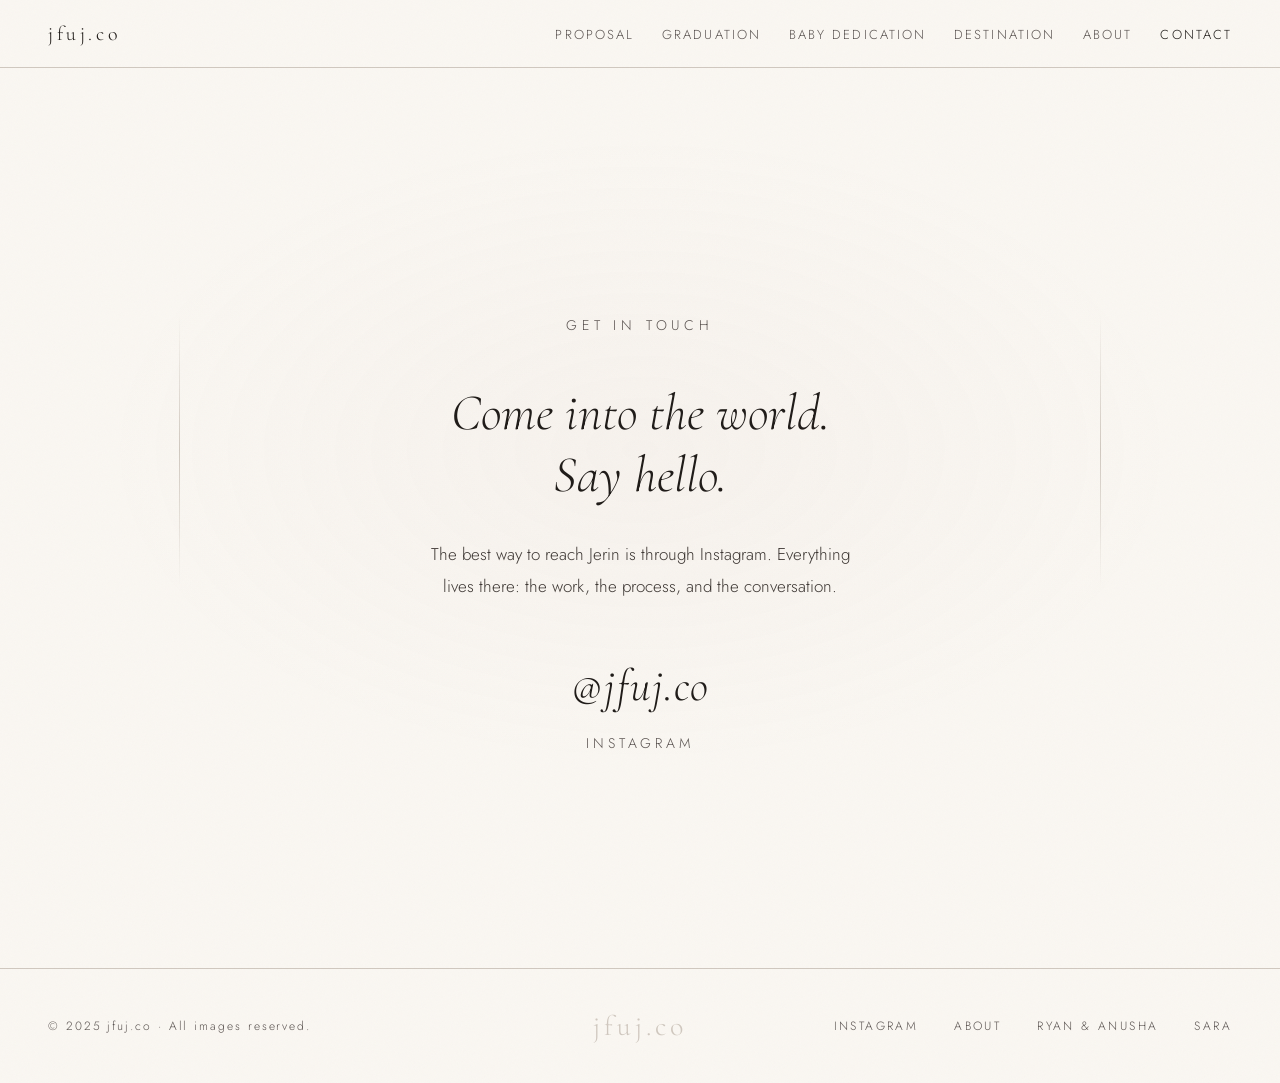
<file: contact.html>
<!DOCTYPE html>
<html lang="en">
<head>
    <meta charset="UTF-8">
    <meta name="viewport" content="width=device-width, initial-scale=1.0">
    <title>Book a Session · Jerin Kuruvilla | Philadelphia Film Photographer</title>
    <meta name="description" content="Ready to book? Contact Jerin Kuruvilla for proposal, graduation, portrait, and destination photography. Based in Philadelphia, available to travel.">
    <meta name="author" content="Jerin Kuruvilla">
    <link rel="canonical" href="https://jfuj.org/contact.html">
    <!-- Open Graph -->
    <meta property="og:type" content="website">
    <meta property="og:url" content="https://jfuj.org/contact.html">
    <meta property="og:title" content="Book a Session · Jerin Kuruvilla | Philadelphia Film Photographer">
    <meta property="og:description" content="Ready to book? Contact Jerin Kuruvilla for proposal, graduation, portrait, and destination photography. Based in Philadelphia, available to travel.">
    <meta property="og:image" content="https://jfuj.org/images/Portfolio/proposal/DSCF1253.jpg">
    <!-- Twitter Card -->
    <meta name="twitter:card" content="summary_large_image">
    <meta name="twitter:title" content="Book a Session · Jerin Kuruvilla | Philadelphia Film Photographer">
    <meta name="twitter:description" content="Contact Jerin Kuruvilla for proposal, graduation, portrait, and destination photography. Based in Philadelphia, available to travel.">
    <meta name="twitter:image" content="https://jfuj.org/images/Portfolio/proposal/DSCF1253.jpg">
    <link rel="preconnect" href="https://fonts.googleapis.com">
    <link rel="preconnect" href="https://fonts.gstatic.com" crossorigin>
    <link href="https://fonts.googleapis.com/css2?family=Cormorant+Garamond:ital,wght@0,300;0,400;1,300;1,400;1,500&family=Jost:wght@100;200;300&display=swap" rel="stylesheet">
    <link rel="icon" type="image/png" href="/images/Jerin/Icon.png">
    <link rel="stylesheet" href="style.css">
    <style>
        /* Subtle background texture for contact page */
        .contact-bg {
            position: fixed;
            inset: 0;
            pointer-events: none;
            z-index: 0;
            background:
                radial-gradient(ellipse 60% 50% at 50% 50%, rgba(196,170,170,.06) 0%, transparent 70%);
        }

        .contact-page {
            position: relative;
            z-index: 1;
        }

        /* Decorative thin lines */
        .contact-lines {
            position: fixed;
            inset: 0;
            pointer-events: none;
            z-index: 0;
            overflow: hidden;
        }

        .contact-lines::before,
        .contact-lines::after {
            content: '';
            position: absolute;
            top: 50%;
            width: 1px;
            height: 30vh;
            background: linear-gradient(to bottom, transparent, var(--sep), transparent);
            transform: translateY(-50%);
        }

        .contact-lines::before { left: 14%; }
        .contact-lines::after  { right: 14%; }
    </style>
</head>
<body>

<div class="grain" aria-hidden="true"></div>
<div class="contact-bg" aria-hidden="true"></div>
<div class="contact-lines" aria-hidden="true"></div>

<!-- Mobile nav overlay -->
<div class="nav-overlay" id="navOverlay" aria-hidden="true">
    <a href="index.html">Home</a>
    <a href="about.html">About</a>
    <a href="contact.html">Contact</a>
</div>

<div class="page">

    <!-- NAV -->
    <nav class="nav" aria-label="Site navigation">
        <a href="index.html" class="nav-logo">jfuj.co</a>
        <ul class="nav-links">
            <li><a href="about.html">About</a></li>
            <li><a href="contact.html" aria-current="page">Contact</a></li>
        </ul>
        <button class="nav-hamburger" id="hamburger" aria-label="Open menu" aria-expanded="false">
            <span></span><span></span><span></span>
        </button>
    </nav>

    <main>

        <div class="contact-page">

            <span class="contact-eyebrow">Get in Touch</span>

            <h1 class="contact-title">
                Come into the world.<br>
                Say hello.
            </h1>

            <p class="contact-message">
                The best way to reach Jerin is through Instagram. Everything lives there: the work, the process, and the conversation.
            </p>

            <a
                href="https://www.instagram.com/jfuj.co"
                target="_blank"
                rel="noopener"
                class="contact-handle"
                aria-label="Jerin Kuruvilla on Instagram"
            >
                @jfuj.co
            </a>

            <p class="contact-handle-sub">Instagram</p>

        </div>

    </main>

    <!-- FOOTER -->
    <footer>
        <span class="footer-copy">© 2025 jfuj.co · All images reserved.</span>
        <a href="index.html" class="footer-wordmark">jfuj.co</a>
        <div class="footer-links">
            <a href="https://www.instagram.com/jfuj.co" target="_blank" rel="noopener">Instagram</a>
            <a href="about.html">About</a>
            <a href="proposal-ryan-anusha.html">Ryan &amp; Anusha</a>
            <a href="graduation-sara.html">Sara</a>
        </div>
    </footer>

</div><!-- /.page -->

<script>
    const nav = document.querySelector('.nav');
    const onScroll = () => nav.classList.toggle('scrolled', window.scrollY > 60);
    window.addEventListener('scroll', onScroll, { passive: true });

    const hamburger = document.getElementById('hamburger');
    const overlay   = document.getElementById('navOverlay');
    hamburger.addEventListener('click', () => {
        const open = hamburger.classList.toggle('open');
        overlay.classList.toggle('open', open);
        hamburger.setAttribute('aria-expanded', open);
        overlay.setAttribute('aria-hidden', !open);
        document.body.style.overflow = open ? 'hidden' : '';
    });
    overlay.querySelectorAll('a').forEach(a => a.addEventListener('click', () => {
        hamburger.classList.remove('open');
        overlay.classList.remove('open');
        hamburger.setAttribute('aria-expanded', false);
        overlay.setAttribute('aria-hidden', true);
        document.body.style.overflow = '';
    }));
</script>
<script src="/portfolio.js" defer></script>

</body>
</html>
</file>
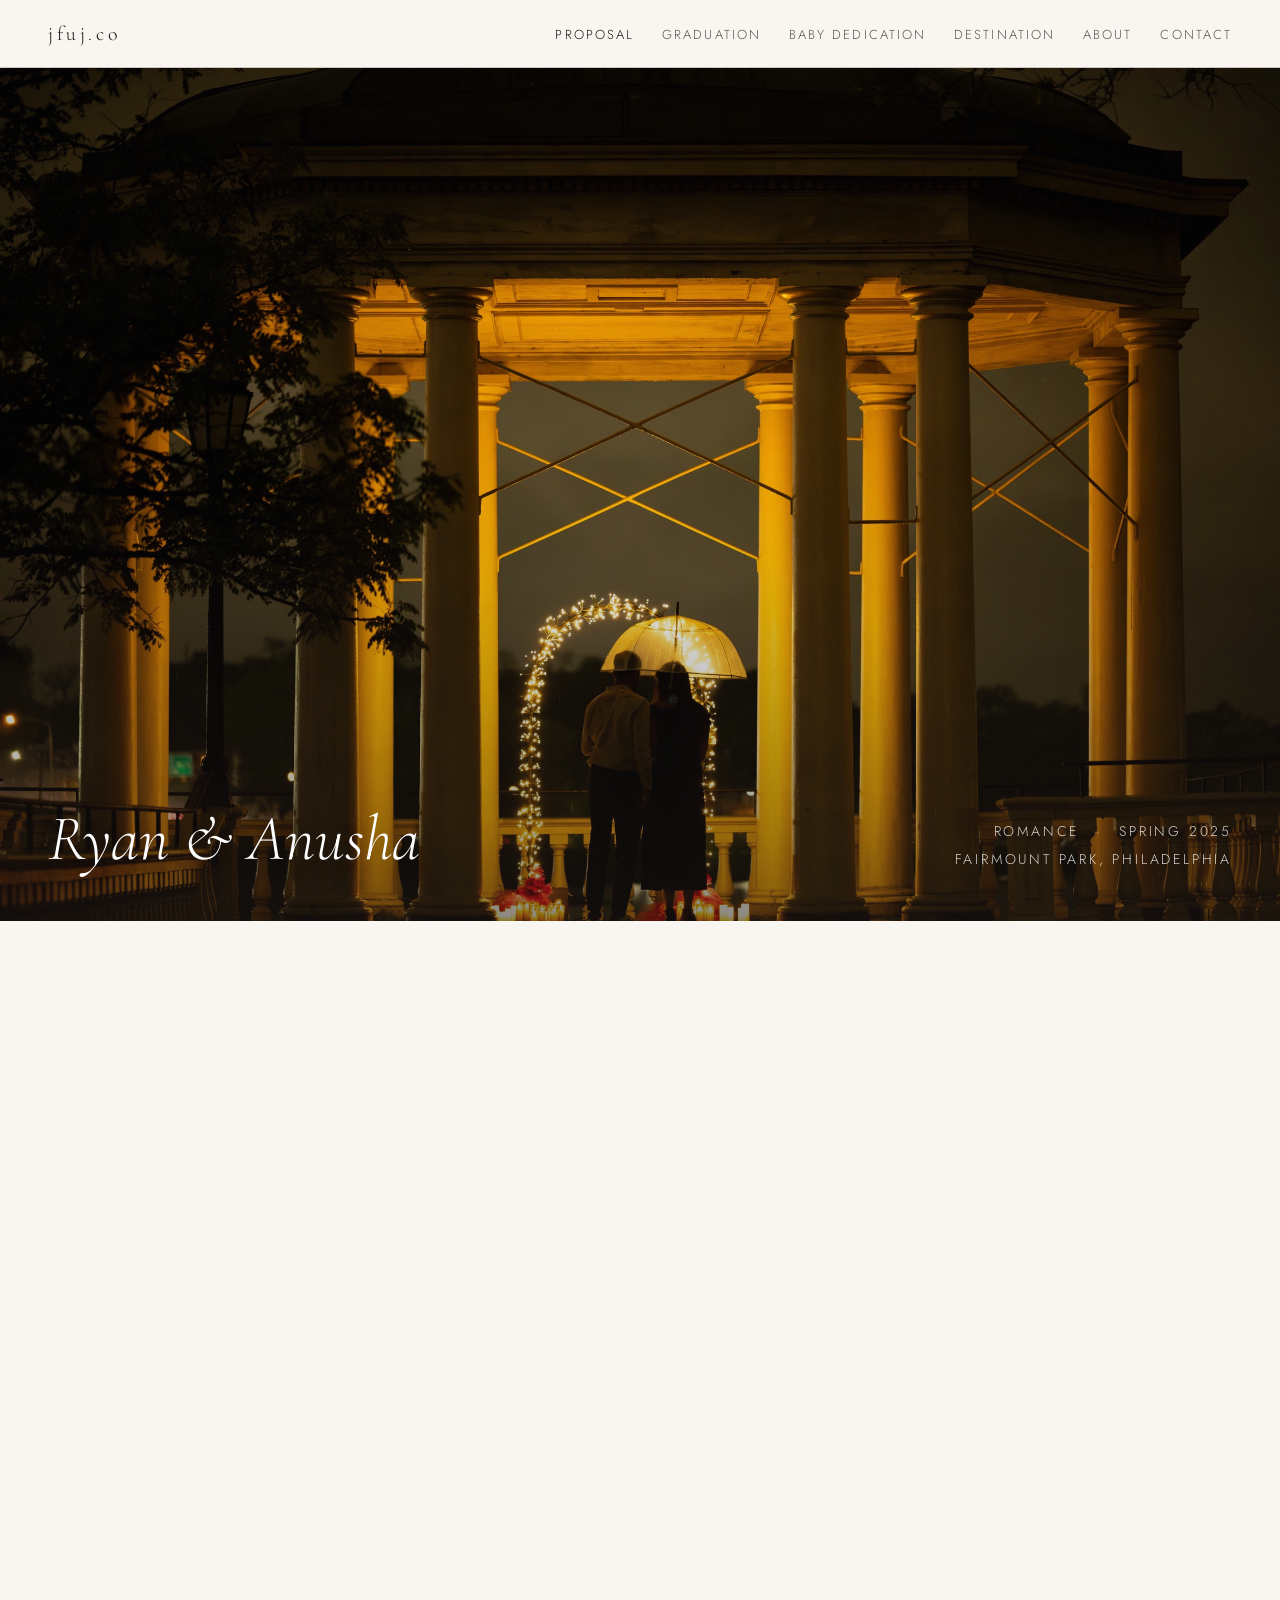
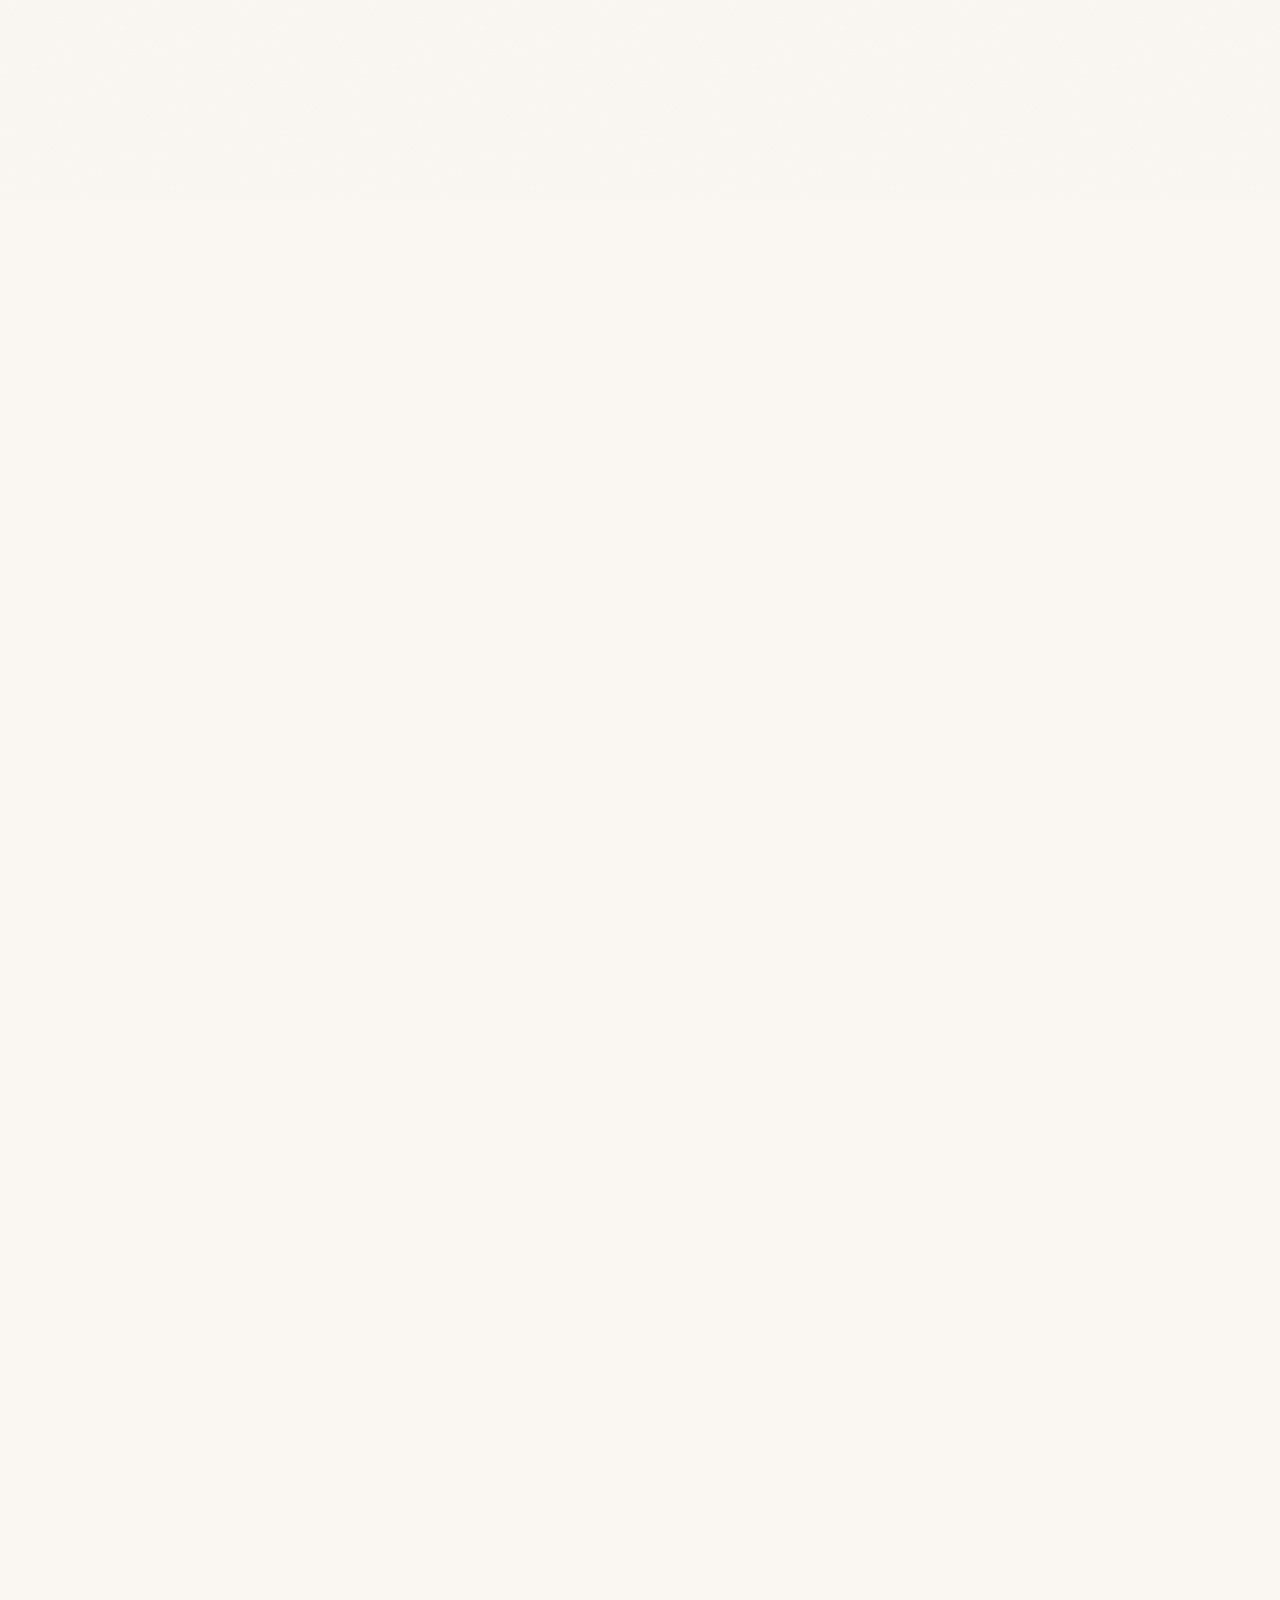
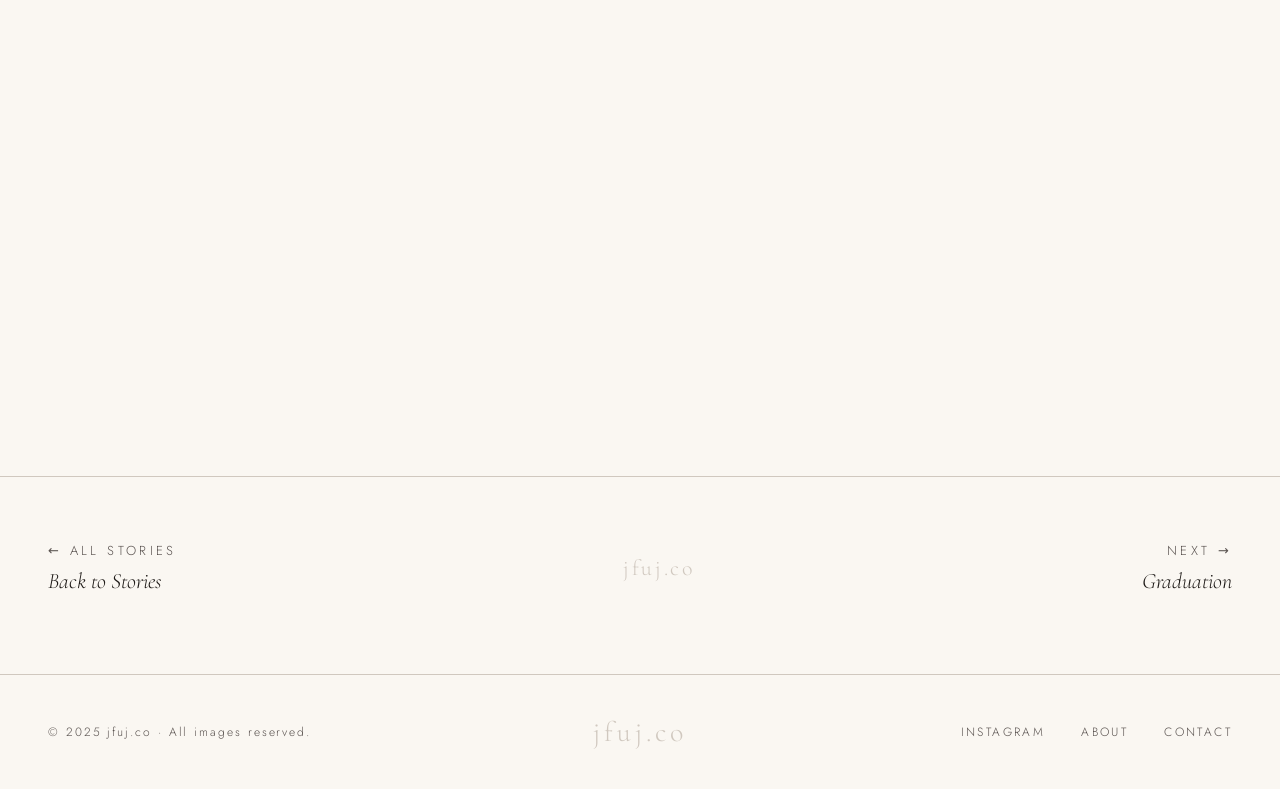
<file: proposal-ryan-anusha.html>
<!DOCTYPE html>
<html lang="en">
<head>
    <meta charset="UTF-8">
    <meta name="viewport" content="width=device-width, initial-scale=1.0">
    <title>Ryan &amp; Anusha — Proposal Photography | jfuj</title>
    <meta name="description" content="A surprise proposal photographed by Jerin Kuruvilla in Philadelphia. Film photography that captures the exact moment everything changes.">
    <meta name="author" content="Jerin Kuruvilla">
    <link rel="canonical" href="https://jfuj.org/proposal-ryan-anusha.html">
    <!-- Open Graph -->
    <meta property="og:type" content="article">
    <meta property="og:url" content="https://jfuj.org/proposal-ryan-anusha.html">
    <meta property="og:title" content="Ryan &amp; Anusha — Proposal Photography | jfuj">
    <meta property="og:description" content="A surprise proposal photographed by Jerin Kuruvilla in Philadelphia. Film photography that captures the exact moment everything changes.">
    <meta property="og:image" content="https://jfuj.org/images/Portfolio/proposal/DSCF0677.jpg">
    <!-- Twitter Card -->
    <meta name="twitter:card" content="summary_large_image">
    <meta name="twitter:title" content="Ryan &amp; Anusha — Proposal Photography | jfuj">
    <meta name="twitter:description" content="A surprise proposal photographed by Jerin Kuruvilla. Film photography that captures the exact moment everything changes.">
    <meta name="twitter:image" content="https://jfuj.org/images/Portfolio/proposal/DSCF0677.jpg">
    <link rel="preconnect" href="https://fonts.googleapis.com">
    <link rel="preconnect" href="https://fonts.gstatic.com" crossorigin>
    <link href="https://fonts.googleapis.com/css2?family=Cormorant+Garamond:ital,wght@0,300;0,400;1,300;1,400;1,500&family=Jost:wght@100;200;300&display=swap" rel="stylesheet">
    <link rel="icon" type="image/png" href="/images/Jerin/Icon.png">
    <link rel="stylesheet" href="style.css">
</head>
<body>

<div class="grain" aria-hidden="true"></div>

<!-- Mobile nav overlay -->
<div class="nav-overlay" id="navOverlay" aria-hidden="true">
    <a href="index.html">Home</a>
    <a href="about.html">About</a>
    <a href="contact.html">Contact</a>
</div>

<div class="page">

    <!-- NAV -->
    <nav class="nav scrolled" aria-label="Site navigation">
        <a href="index.html" class="nav-logo">jfuj.co</a>
        <ul class="nav-links">
            <li><a href="about.html">About</a></li>
            <li><a href="contact.html">Contact</a></li>
        </ul>
        <button class="nav-hamburger" id="hamburger" aria-label="Open menu" aria-expanded="false">
            <span></span><span></span><span></span>
        </button>
    </nav>

    <main>

        <!-- STORY HERO -->
        <div class="story-hero">
            <img
                src="images/Portfolio/proposal/DSCF0204.jpg"
                alt="Ryan and Anusha, Fairmount Park, Philadelphia"
                loading="eager"
            >
            <div class="story-hero-overlay">
                <h1 class="story-hero-title">Ryan &amp; Anusha</h1>
                <p class="story-hero-meta">
                    Romance &ensp;·&ensp; Spring 2025<br>
                    Fairmount Park, Philadelphia
                </p>
            </div>
        </div>

        <!-- ESSAY -->
        <div class="essay">

            <div class="essay-intro reveal">
                <span class="essay-intro-label">The Story</span>
                <p class="essay-intro-text">They'd planned a quiet afternoon in the park. He had other ideas. She said yes before the ring was fully out of his pocket, and then they both laughed, the way people do when something is exactly right.</p>
            </div>

            <!-- Full: establishing landscape -->
            <div class="essay-section essay-full reveal">
                <div class="essay-img">
                    <img
                        src="images/Portfolio/proposal/DSCF0516.jpg"
                        alt="Fairmount Park, late afternoon"
                        loading="lazy"
                    >
                </div>
                <p class="essay-cap">Fairmount Park · late afternoon</p>
            </div>

            <!-- Text -->
            <div class="essay-text reveal">
                <p>I arrived early and found my spot. The light was doing something generous, warm, diffuse, the kind that asks nothing of you. They didn't know I was there yet, which is usually when the best frames happen.</p>
            </div>

            <!-- Portrait pair -->
            <div class="essay-section essay-pair reveal">
                <div class="essay-img">
                    <img
                        src="images/Portfolio/proposal/DSCF0070.jpg"
                        alt="Ryan walking in the park"
                        loading="lazy"
                    >
                </div>
                <div class="essay-img">
                    <img
                        src="images/Portfolio/proposal/DSCF0316.jpg"
                        alt="Anusha, soft portrait"
                        loading="lazy"
                    >
                </div>
            </div>

            <!-- Text -->
            <div class="essay-text reveal">
                <p>There's a particular kind of nervousness that reads differently than fear. Ryan had it: that charged, focused energy of someone who knows exactly what he's about to do and has decided, fully, to do it.</p>
                <p>Anusha was laughing about something. She had no idea.</p>
            </div>

            <!-- Full: the moment -->
            <div class="essay-section essay-full reveal">
                <div class="essay-img">
                    <img
                        src="images/Portfolio/proposal/DSCF0705.jpg"
                        alt="The proposal moment"
                        loading="lazy"
                    >
                </div>
            </div>

            <!-- Text -->
            <div class="essay-text reveal">
                <p>And then it happened quietly, the way the best things do. No fanfare, no audience. Just the two of them, and the light, and a question that already had its answer.</p>
            </div>

            <!-- Feature: big portrait + small portrait -->
            <div class="essay-section essay-feature reveal">
                <div class="essay-img">
                    <img
                        src="images/Portfolio/proposal/DSCF0675.jpg"
                        alt="After the proposal"
                        loading="lazy"
                    >
                </div>
                <div class="essay-img">
                    <img
                        src="images/Portfolio/proposal/DSCF0479.jpg"
                        alt="Anusha, engaged"
                        loading="lazy"
                    >
                </div>
            </div>

            <!-- Full: landscape -->
            <div class="essay-section essay-full reveal">
                <div class="essay-img">
                    <img
                        src="images/Portfolio/proposal/DSCF0556.jpg"
                        alt="Walking together in Fairmount Park"
                        loading="lazy"
                    >
                </div>
                <p class="essay-cap">Fairmount Park, Philadelphia</p>
            </div>

            <!-- Text -->
            <div class="essay-text reveal">
                <p>What I love about photographing proposals isn't the proposal itself. It's the hour that follows. When the nerves are gone and everything is just warmth. When two people walk slowly and have no reason to rush anywhere.</p>
            </div>

            <!-- Portrait pair -->
            <div class="essay-section essay-pair reveal">
                <div class="essay-img">
                    <img
                        src="images/Portfolio/proposal/DSCF0831.jpg"
                        alt="Ryan and Anusha, portrait"
                        loading="lazy"
                    >
                </div>
                <div class="essay-img">
                    <img
                        src="images/Portfolio/proposal/DSCF1048.jpg"
                        alt="Anusha, golden hour"
                        loading="lazy"
                    >
                </div>
            </div>

            <!-- Single centered landscape -->
            <div class="essay-section essay-single landscape reveal">
                <div class="essay-img">
                    <img
                        src="images/Portfolio/proposal/DSCF1253.jpg"
                        alt="Ryan and Anusha at golden hour"
                        loading="lazy"
                    >
                </div>
            </div>

            <!-- Closing text -->
            <div class="essay-text reveal">
                <p>The light went slow and golden and then it was gone. We walked back through the park and they were already planning. A wedding. A life. Something quiet and true.</p>
            </div>

        </div><!-- /.essay -->

        <!-- STORY NAV -->
        <div class="story-nav">
            <div class="story-nav-link">
                <span>← All Stories</span>
                <strong><a href="index.html#stories">Back to Stories</a></strong>
            </div>
            <span class="story-nav-center">jfuj.co</span>
            <div class="story-nav-link" style="text-align:right;">
                <span>Next →</span>
                <strong><a href="graduation-sara.html">Graduation</a></strong>
            </div>
        </div>

    </main>

    <!-- FOOTER -->
    <footer>
        <span class="footer-copy">© 2025 jfuj.co · All images reserved.</span>
        <a href="index.html" class="footer-wordmark">jfuj.co</a>
        <div class="footer-links">
            <a href="https://www.instagram.com/jfuj.co" target="_blank" rel="noopener">Instagram</a>
            <a href="about.html">About</a>
            <a href="contact.html">Contact</a>
        </div>
    </footer>

</div><!-- /.page -->

<script>
    const nav = document.querySelector('.nav');
    const onScroll = () => nav.classList.toggle('scrolled', window.scrollY > 60);
    window.addEventListener('scroll', onScroll, { passive: true });
    onScroll();

    const hamburger = document.getElementById('hamburger');
    const overlay   = document.getElementById('navOverlay');
    hamburger.addEventListener('click', () => {
        const open = hamburger.classList.toggle('open');
        overlay.classList.toggle('open', open);
        hamburger.setAttribute('aria-expanded', open);
        overlay.setAttribute('aria-hidden', !open);
        document.body.style.overflow = open ? 'hidden' : '';
    });
    overlay.querySelectorAll('a').forEach(a => a.addEventListener('click', () => {
        hamburger.classList.remove('open');
        overlay.classList.remove('open');
        hamburger.setAttribute('aria-expanded', false);
        overlay.setAttribute('aria-hidden', true);
        document.body.style.overflow = '';
    }));

    const reveals = document.querySelectorAll('.reveal');
    const observer = new IntersectionObserver(
        entries => entries.forEach(e => {
            if (e.isIntersecting) {
                e.target.classList.add('visible');
            } else {
                e.target.style.transition = 'none';
                e.target.classList.remove('visible');
                requestAnimationFrame(() => { e.target.style.transition = ''; });
            }
        }),
        { threshold: 0.06 }
    );
    reveals.forEach(el => observer.observe(el));
</script>
<script src="/portfolio.js" defer></script>

</body>
</html>
</file>
<file: style.css>
/* ════════════════════════════════════════════
   jfuj.co — Shared Stylesheet
   ════════════════════════════════════════════ */

/* ─── Reset ─── */
*, *::before, *::after { box-sizing: border-box; margin: 0; padding: 0; }

/* ─── Tokens ─── */
:root {
    --bg:         #FAF7F2;
    --text:       #1E1A17;
    --text-mid:   #3D3733;
    --text-faint: #5A5350;
    --mauve:      #7A6666;
    --sage:       #A4B09C;
    --sep:        #D0C8BF;
    --serif:      'Cormorant Garamond', Georgia, serif;
    --sans:       'Jost', system-ui, sans-serif;
    --gutter:     3rem;
    --nav-h:      68px;
}

/* ─── Base ─── */
html { scroll-behavior: smooth; }

body {
    background: var(--bg);
    color: var(--text);
    font-family: var(--sans);
    font-weight: 300;
    -webkit-font-smoothing: antialiased;
    overflow-x: hidden;
    min-height: 100dvh;
    display: flex;
    flex-direction: column;
}

img  { display: block; max-width: 100%; }
a    { color: inherit; text-decoration: none; }
main { flex: 1; }

/* ─── Film grain ─── */
.grain {
    position: fixed;
    inset: -100%;
    width: 300%; height: 300%;
    pointer-events: none;
    z-index: 9000;
    opacity: 0.03;
    background-image: url("data:image/svg+xml,%3Csvg xmlns='http://www.w3.org/2000/svg' width='300' height='300'%3E%3Cfilter id='n'%3E%3CfeTurbulence type='fractalNoise' baseFrequency='0.78' numOctaves='4' stitchTiles='stitch'/%3E%3C/filter%3E%3Crect width='300' height='300' filter='url(%23n)'/%3E%3C/svg%3E");
    background-size: 180px 180px;
    animation: grain .7s steps(2) infinite;
}

@keyframes grain {
    0%   { transform: translate(0, 0); }
    25%  { transform: translate(-4%, -3%); }
    50%  { transform: translate(3%, 4%); }
    75%  { transform: translate(-2%, 3%); }
    100% { transform: translate(4%, -2%); }
}

/* ─── Page entrance ─── */
.page {
    animation: rise .45s ease both;
    padding-top: var(--nav-h);
}

@keyframes rise {
    from { opacity: 0; }
    to   { opacity: 1; }
}

/* Hero element slide-up — used for staggered hero text */
@keyframes slideUp {
    from { opacity: 0; transform: translateY(20px); }
    to   { opacity: 1; transform: translateY(0); }
}

/* ─── Scroll reveal ─── */
.reveal {
    opacity: 0;
    transform: translateY(28px);
    filter: blur(5px);
    transition: opacity .9s cubic-bezier(0.22, 1, 0.36, 1),
                transform .9s cubic-bezier(0.22, 1, 0.36, 1),
                filter .75s ease;
}
.reveal.visible { opacity: 1; transform: translateY(0); filter: blur(0); }

/* ═══════════════════════════════════
   NAVIGATION
═══════════════════════════════════ */
.nav {
    position: fixed;
    top: 0; left: 0; right: 0;
    height: var(--nav-h);
    z-index: 500;
    display: flex;
    align-items: center;
    justify-content: space-between;
    padding: 0 var(--gutter);
    background: var(--bg);
    border-bottom: 1px solid var(--sep);
}

.nav-logo {
    font-family: var(--serif);
    font-weight: 300;
    font-size: 1.25rem;
    letter-spacing: .18em;
    color: var(--text);
    z-index: 510;
    position: relative;
}

.nav-links {
    display: flex;
    gap: 1.75rem;
    list-style: none;
}

.nav-links a {
    font-family: var(--sans);
    font-weight: 300;
    font-size: .8125rem;
    letter-spacing: .16em;
    text-transform: uppercase;
    color: var(--text-faint);
    transition: color .4s ease;
}

.nav-links a:hover,
.nav-links a[aria-current="page"] { color: var(--text); }

/* Hamburger */
.nav-hamburger {
    display: none;
    flex-direction: column;
    gap: 5px;
    cursor: pointer;
    background: none;
    border: none;
    padding: 10px;
    margin: -6px;
    z-index: 510;
    position: relative;
    min-width: 44px;
    min-height: 44px;
    justify-content: center;
    align-items: center;
}

.nav-hamburger span {
    display: block;
    width: 24px;
    height: 1.5px;
    background: var(--text-mid);
    transition: all .45s cubic-bezier(.16,1,.3,1);
    transform-origin: center;
}

.nav-hamburger.open span:nth-child(1) { transform: translateY(6.5px) rotate(45deg); }
.nav-hamburger.open span:nth-child(2) { opacity: 0; transform: scaleX(0); }
.nav-hamburger.open span:nth-child(3) { transform: translateY(-6.5px) rotate(-45deg); }

/* Mobile overlay */
.nav-overlay {
    position: fixed;
    inset: 0;
    background: var(--bg);
    z-index: 450;
    display: flex;
    flex-direction: column;
    justify-content: center;
    align-items: center;
    gap: 2.5rem;
    opacity: 0;
    pointer-events: none;
    transition: opacity .5s ease;
}

.nav-overlay.open { opacity: 1; pointer-events: all; }

.nav-overlay a {
    font-family: var(--serif);
    font-weight: 300;
    font-style: italic;
    font-size: clamp(2rem,7vw,3rem);
    color: var(--text-mid);
    transition: color .4s ease;
    letter-spacing: .02em;
}

.nav-overlay a:hover { color: var(--text); }

/* ═══════════════════════════════════
   SHARED COMPONENTS
═══════════════════════════════════ */

/* Divider */
.divider {
    display: flex;
    align-items: center;
    gap: 2rem;
    padding: 5rem var(--gutter);
}

.divider-rule { flex: 1; height: 1px; background: var(--sep); }

.divider-label {
    font-family: var(--sans);
    font-weight: 300;
    font-size: .8125rem;
    letter-spacing: .32em;
    text-transform: uppercase;
    color: var(--text-faint);
    flex-shrink: 0;
}

/* Footer */
footer {
    padding: 2.5rem var(--gutter);
    display: grid;
    grid-template-columns: 1fr auto 1fr;
    align-items: center;
    border-top: 1px solid var(--sep);
}

.footer-copy {
    font-family: var(--sans);
    font-weight: 300;
    font-size: .75rem;
    letter-spacing: .16em;
    color: var(--text-faint);
}

.footer-wordmark {
    font-family: var(--serif);
    font-weight: 300;
    font-size: 1.75rem;
    letter-spacing: .14em;
    color: var(--sep);
    text-align: center;
}

.footer-links {
    display: flex;
    justify-content: flex-end;
    gap: 2.25rem;
}

.footer-links a {
    font-family: var(--sans);
    font-weight: 300;
    font-size: .75rem;
    letter-spacing: .2em;
    text-transform: uppercase;
    color: var(--text-faint);
    transition: color .4s ease;
    padding: .5rem .25rem;
    margin: -.5rem -.25rem;
}

.footer-links a:hover { color: var(--text-mid); }

/* ═══════════════════════════════════
   HOME — HERO
═══════════════════════════════════ */
.hero {
    height: calc(100dvh - var(--nav-h));
    min-height: 540px;
    display: grid;
    grid-template-columns: 59% 41%;
}

.hero-img { overflow: hidden; position: relative; }

.hero-img img {
    width: 100%;
    height: auto;
    display: block;
}

.hero-side {
    position: relative;
    display: flex;
    flex-direction: column;
    justify-content: flex-end;
    padding: 0 3.5rem 4.5rem;
    gap: 1rem;
}

.hero-ghost {
    position: absolute;
    top: 5.5rem; right: 3rem;
    font-family: var(--serif);
    font-weight: 300;
    font-size: clamp(5rem,8vw,8rem);
    line-height: .85;
    color: var(--sep);
    user-select: none;
    pointer-events: none;
    letter-spacing: -.02em;
    text-align: right;
}

.hero-ghost small {
    display: block;
    font-family: var(--sans);
    font-weight: 300;
    font-size: .75rem;
    letter-spacing: .24em;
    text-transform: uppercase;
    color: var(--text-faint);
    margin-top: .625rem;
    text-align: right;
}

.hero-eyebrow {
    font-family: var(--sans);
    font-weight: 300;
    font-size: .8125rem;
    letter-spacing: .28em;
    text-transform: uppercase;
    color: var(--text-faint);
}

.hero-title {
    font-family: var(--serif);
    font-weight: 300;
    font-style: italic;
    font-size: clamp(2.25rem,3.5vw,3.75rem);
    line-height: 1.08;
    color: var(--text);
}

.hero-caption {
    font-family: var(--sans);
    font-weight: 300;
    font-size: .8125rem;
    letter-spacing: .22em;
    text-transform: uppercase;
    color: var(--text-faint);
    line-height: 2.1;
}

/* Animated scroll indicator */
.hero-scroll {
    position: absolute;
    bottom: 2.5rem; left: 50%;
    transform: translateX(-50%);
    font-family: var(--sans);
    font-weight: 300;
    font-size: .75rem;
    letter-spacing: .28em;
    text-transform: uppercase;
    color: var(--text-faint);
    display: flex;
    flex-direction: column;
    align-items: center;
    gap: .75rem;
}

.hero-scroll::after {
    content: '';
    display: block;
    width: 1px; height: 2rem;
    background: var(--sep);
    animation: scrollLine 2s ease-in-out infinite;
}

@keyframes scrollLine {
    0%   { transform: scaleY(0); transform-origin: top; }
    49%  { transform: scaleY(1); transform-origin: top; }
    50%  { transform: scaleY(1); transform-origin: bottom; }
    100% { transform: scaleY(0); transform-origin: bottom; }
}

/* ═══════════════════════════════════
   HOME — EDITORIAL GRID
═══════════════════════════════════ */
.editorial { padding: 0 var(--gutter) 8rem; }

.ed-grid {
    display: grid;
    grid-template-columns: repeat(12, 1fr);
    grid-template-rows: auto auto;
    gap: 1rem;
    align-items: stretch;
}

.ed-img {
    overflow: hidden;
    cursor: pointer;
}

.ed-img img {
    width: 100%;
    height: auto;
    display: block;
    transition: transform .65s cubic-bezier(0.22, 1, 0.36, 1);
}

.ed-img:hover img {
    transform: scale(1.03);
}

.ed-a { grid-column: 1/9;  grid-row: 1; }
.ed-b { grid-column: 9/13; grid-row: 1/3; }
.ed-c { grid-column: 5/9;  grid-row: 2; }

.ed-text {
    grid-column: 1/5;
    grid-row: 2;
    display: flex;
    flex-direction: column;
    justify-content: center;
    padding: 2rem 2.5rem 2rem 0;
}

.ed-label {
    font-family: var(--sans);
    font-weight: 300;
    font-size: .8125rem;
    letter-spacing: .3em;
    text-transform: uppercase;
    color: var(--mauve);
    margin-bottom: 1.125rem;
}

.ed-title {
    font-family: var(--serif);
    font-weight: 300;
    font-style: italic;
    font-size: 1.875rem;
    line-height: 1.3;
    color: var(--text);
    margin-bottom: 1.125rem;
}

.ed-body {
    font-family: var(--sans);
    font-weight: 300;
    font-size: 1rem;
    line-height: 1.9;
    color: var(--text-mid);
}

/* ═══════════════════════════════════
   HOME — STORIES
═══════════════════════════════════ */
.stories { padding: 0 var(--gutter) 9rem; }

.stories-grid {
    display: grid;
    grid-template-columns: 1fr 1fr;
    gap: 4rem;
    align-items: start;
}

.story-card {
    display: flex;
    flex-direction: column;
    gap: 1.25rem;
}

.story-card-img {
    overflow: hidden;
    position: relative;
}

.story-card-img img {
    width: 100%;
    height: auto;
    display: block;
    transition: transform .65s cubic-bezier(0.22, 1, 0.36, 1);
}

.story-card:hover .story-card-img img { transform: scale(1.04); }

.story-card-meta {
    display: flex;
    justify-content: space-between;
    align-items: baseline;
    padding-top: .25rem;
}

.story-card-cat {
    font-family: var(--sans);
    font-weight: 300;
    font-size: .8125rem;
    letter-spacing: .28em;
    text-transform: uppercase;
    color: var(--mauve);
}

.story-card-date {
    font-family: var(--sans);
    font-weight: 300;
    font-size: .8125rem;
    letter-spacing: .16em;
    color: var(--text-faint);
}

.story-card-title {
    font-family: var(--serif);
    font-weight: 300;
    font-style: italic;
    font-size: 2rem;
    line-height: 1.2;
    color: var(--text);
}

.story-card-excerpt {
    font-family: var(--sans);
    font-weight: 300;
    font-size: 1rem;
    line-height: 1.9;
    color: var(--text-mid);
}

.story-card-link {
    font-family: var(--sans);
    font-weight: 300;
    font-size: .8125rem;
    letter-spacing: .24em;
    text-transform: uppercase;
    color: var(--text-faint);
    display: inline-flex;
    align-items: center;
    gap: .625rem;
    margin-top: .25rem;
    transition: color .5s ease;
}

.story-card-link::after {
    content: '→';
    font-size: .875rem;
    transition: transform .5s cubic-bezier(.25,.46,.45,.94);
}

.story-card:hover .story-card-link { color: var(--text-mid); }
.story-card:hover .story-card-link::after { transform: translateX(5px); }

/* ═══════════════════════════════════
   HOME — ABOUT STRIP
═══════════════════════════════════ */
.about-strip {
    border-top: 1px solid var(--sep);
    border-bottom: 1px solid var(--sep);
    display: grid;
    grid-template-columns: 1fr 1fr;
    gap: 7rem;
    padding: 5.5rem var(--gutter);
}

.about-strip-left {
    display: flex;
    flex-direction: column;
    justify-content: center;
}

.about-strip-eyebrow {
    font-family: var(--sans);
    font-weight: 300;
    font-size: .8125rem;
    letter-spacing: .32em;
    text-transform: uppercase;
    color: var(--text-faint);
    margin-bottom: 2rem;
}

.about-strip-quote {
    font-family: var(--serif);
    font-weight: 300;
    font-style: italic;
    font-size: clamp(1.5rem,2.2vw,2.25rem);
    line-height: 1.5;
    color: var(--text);
}

.about-strip-right {
    display: flex;
    flex-direction: column;
    justify-content: center;
    gap: 2.25rem;
}

.about-strip-body {
    font-family: var(--sans);
    font-weight: 300;
    font-size: 1.0625rem;
    line-height: 1.9;
    color: var(--text-mid);
}

.about-strip-cta {
    font-family: var(--sans);
    font-weight: 300;
    font-size: .8125rem;
    letter-spacing: .28em;
    text-transform: uppercase;
    color: var(--text);
    display: inline-flex;
    align-items: center;
    gap: 1rem;
    transition: gap .6s cubic-bezier(.25,.46,.45,.94);
}

.about-strip-cta::after {
    content: '→';
    letter-spacing: 0;
    color: var(--sep);
    transition: color .5s ease;
}

.about-strip-cta:hover { gap: 1.5rem; }
.about-strip-cta:hover::after { color: var(--text-faint); }

/* ═══════════════════════════════════
   STORY PAGE
═══════════════════════════════════ */

/* Hero */
.story-hero {
    overflow: hidden;
    position: relative;
}

.story-hero img {
    width: 100%;
    height: auto;
    display: block;
}

.story-hero::after {
    content: '';
    position: absolute;
    inset: 0;
    background: linear-gradient(to bottom, transparent 45%, rgba(28,23,19,.5) 100%);
    pointer-events: none;
}

.story-hero-overlay {
    position: absolute;
    bottom: 0; left: 0; right: 0;
    z-index: 2;
    padding: var(--gutter) var(--gutter) 3rem;
    display: flex;
    justify-content: space-between;
    align-items: flex-end;
    gap: 2rem;
}

.story-hero-title {
    font-family: var(--serif);
    font-weight: 300;
    font-style: italic;
    font-size: clamp(2.5rem,5vw,4.75rem);
    line-height: 1.08;
    color: #fff;
    text-shadow: 0 2px 24px rgba(0,0,0,.18);
}

.story-hero-meta {
    font-family: var(--sans);
    font-weight: 300;
    font-size: .875rem;
    letter-spacing: .2em;
    text-transform: uppercase;
    color: rgba(255,255,255,.8);
    text-align: right;
    line-height: 2;
    flex-shrink: 0;
}

/* Essay container */
.essay {
    padding: 0 var(--gutter);
    max-width: 1440px;
    margin: 0 auto;
}

.essay-intro {
    padding: 5rem 0 2rem;
    max-width: 620px;
}

.essay-intro-label {
    font-family: var(--sans);
    font-weight: 300;
    font-size: .8125rem;
    letter-spacing: .34em;
    text-transform: uppercase;
    color: var(--mauve);
    margin-bottom: 1.5rem;
    display: block;
}

.essay-intro-text {
    font-family: var(--serif);
    font-weight: 300;
    font-style: italic;
    font-size: clamp(1.125rem, 4vw, 1.5rem);
    line-height: 1.75;
    color: var(--text-mid);
}

/* Essay layout primitives */
.essay-section { padding: 1.5rem 0; }

/* Text block */
.essay-text {
    max-width: 560px;
    padding: 2.5rem 0;
}

.essay-text p {
    font-family: var(--sans);
    font-weight: 300;
    font-size: 1.0625rem;
    line-height: 2.05;
    color: var(--text-mid);
    margin-bottom: 1.25em;
}

.essay-text p:last-child { margin-bottom: 0; }

/* Image wrapper */
.essay-img {
    overflow: hidden;
    cursor: pointer;
    position: relative;
}

.essay-img img {
    width: 100%;
    height: auto;
    display: block;
    transition: transform .65s cubic-bezier(0.22, 1, 0.36, 1);
}

.essay-img:hover img {
    transform: scale(1.02);
}

/* Full-width */
.essay-full .essay-img {
}

/* Side-by-side pair */
.essay-pair {
    display: grid;
    grid-template-columns: 1fr 1fr;
    gap: .875rem;
}

.essay-pair .essay-img {
}

/* Feature: big + small (portrait pair, unequal) */
.essay-feature {
    display: grid;
    grid-template-columns: 61% 39%;
    gap: .875rem;
}

.essay-feature-r {
    display: grid;
    grid-template-columns: 39% 61%;
    gap: .875rem;
}

.essay-feature .essay-img,
.essay-feature-r .essay-img {
}

/* Single centered */
.essay-single {
    display: flex;
    justify-content: center;
}

.essay-single .essay-img {
    width: 62%;
}

.essay-single.landscape .essay-img {
    width: 78%;
}

/* Caption */
.essay-cap {
    font-family: var(--sans);
    font-weight: 300;
    font-size: .75rem;
    letter-spacing: .2em;
    color: var(--text-faint);
    padding-top: .625rem;
}

/* Story bottom nav */
.story-nav {
    display: flex;
    justify-content: space-between;
    align-items: center;
    padding: 4rem var(--gutter) 5rem;
    border-top: 1px solid var(--sep);
    margin-top: 5rem;
}

.story-nav-link {
    display: flex;
    flex-direction: column;
    gap: .5rem;
    min-height: 44px;
    justify-content: center;
}

.story-nav-link span {
    font-family: var(--sans);
    font-weight: 300;
    font-size: .8125rem;
    letter-spacing: .26em;
    text-transform: uppercase;
    color: var(--text-faint);
}

.story-nav-link strong {
    font-family: var(--serif);
    font-weight: 300;
    font-style: italic;
    font-size: clamp(1rem, 3.5vw, 1.375rem);
    color: var(--text);
}

.story-nav-center {
    font-family: var(--serif);
    font-weight: 300;
    font-size: 1.375rem;
    letter-spacing: .12em;
    color: var(--sep);
}

/* ═══════════════════════════════════
   ABOUT PAGE
═══════════════════════════════════ */

.about-photo {
    overflow: hidden;
}

.about-photo img {
    width: 100%;
    height: auto;
    display: block;
}

.about-body {
    display: grid;
    grid-template-columns: 1fr 1.5fr;
    gap: 5rem;
    padding: 5rem var(--gutter) 7rem;
}

.about-page-eyebrow {
    font-family: var(--sans);
    font-weight: 300;
    font-size: .8125rem;
    letter-spacing: .34em;
    text-transform: uppercase;
    color: var(--mauve);
    margin-bottom: 2rem;
    display: block;
}

.about-page-name {
    font-family: var(--serif);
    font-weight: 300;
    font-size: clamp(2.5rem,4vw,4rem);
    line-height: 1.05;
    color: var(--text);
    margin-bottom: 1rem;
}

.about-page-sub {
    font-family: var(--sans);
    font-weight: 300;
    font-size: .875rem;
    letter-spacing: .22em;
    text-transform: uppercase;
    color: var(--text-faint);
    margin-bottom: 3.5rem;
    padding-bottom: 3.5rem;
    border-bottom: 1px solid var(--sep);
}

.about-page-essay p {
    font-family: var(--sans);
    font-weight: 300;
    font-size: 1.0625rem;
    line-height: 2.1;
    color: var(--text-mid);
    margin-bottom: 1.5rem;
}

.about-page-essay p:last-child { margin-bottom: 0; }

.about-page-gear {
    margin-top: 3.5rem;
    padding-top: 3rem;
    border-top: 1px solid var(--sep);
}

.about-page-gear-label {
    font-family: var(--sans);
    font-weight: 300;
    font-size: .8125rem;
    letter-spacing: .32em;
    text-transform: uppercase;
    color: var(--text-faint);
    margin-bottom: 1.25rem;
    display: block;
}

.about-page-gear-list {
    font-family: var(--serif);
    font-weight: 300;
    font-style: italic;
    font-size: 1.25rem;
    line-height: 1.9;
    color: var(--text-mid);
}

/* ═══════════════════════════════════
   CONTACT PAGE
═══════════════════════════════════ */
.contact-page {
    min-height: 100dvh;
    display: flex;
    flex-direction: column;
    justify-content: center;
    align-items: center;
    text-align: center;
    padding: 8rem var(--gutter) 6rem;
}

.contact-eyebrow {
    font-family: var(--sans);
    font-weight: 300;
    font-size: .875rem;
    letter-spacing: .34em;
    text-transform: uppercase;
    color: var(--text-faint);
    margin-bottom: 3rem;
    display: block;
}

.contact-title {
    font-family: var(--serif);
    font-weight: 300;
    font-style: italic;
    font-size: clamp(2rem,4vw,3.75rem);
    line-height: 1.2;
    color: var(--text);
    margin-bottom: 2rem;
    max-width: 640px;
}

.contact-message {
    font-family: var(--sans);
    font-weight: 300;
    font-size: 1.0625rem;
    line-height: 1.9;
    color: var(--text-mid);
    max-width: 440px;
    margin-bottom: 3.5rem;
}

.contact-handle {
    font-family: var(--serif);
    font-weight: 300;
    font-style: italic;
    font-size: clamp(2rem,3.5vw,3rem);
    color: var(--text);
    letter-spacing: .02em;
    display: inline-block;
    position: relative;
    transition: color .6s ease, letter-spacing .6s cubic-bezier(.25,.46,.45,.94);
}

.contact-handle::after {
    content: '';
    position: absolute;
    bottom: -2px; left: 0; right: 0;
    height: 1px;
    background: var(--sep);
    transform: scaleX(0);
    transform-origin: left;
    transition: transform .7s cubic-bezier(.25,.46,.45,.94);
}

.contact-handle:hover { color: var(--mauve); letter-spacing: .04em; }
.contact-handle:hover::after { transform: scaleX(1); }

.contact-handle-sub {
    margin-top: 1.25rem;
    font-family: var(--sans);
    font-weight: 300;
    font-size: .875rem;
    letter-spacing: .28em;
    text-transform: uppercase;
    color: var(--text-faint);
    display: block;
}

/* ═══════════════════════════════════
   RESPONSIVE — tablet (≤ 960px)
═══════════════════════════════════ */
@media (max-width: 960px) {
    :root { --gutter: 2rem; }

    /* Nav collapses to hamburger */
    .nav-links { display: none; }
    .nav-hamburger { display: flex; }

    /* Hero stacks */
    .hero {
        grid-template-columns: 1fr;
        grid-template-rows: 60dvh auto;
        height: auto;
        min-height: auto;
    }
    .hero-ghost, .hero-scroll { display: none; }
    .hero-side { padding: 2.5rem 2rem 3rem; gap: .875rem; position: static; }

    /* Editorial grid flattens */
    .ed-grid { grid-template-columns: 1fr 1fr; }
    .ed-a   { grid-column: 1/3; grid-row: 1; }
    .ed-b   { grid-column: 1/3; grid-row: 3; }
    .ed-text { grid-column: 1/3; grid-row: 2; padding: 1.5rem 0; }
    .ed-c   { grid-column: 1/3; grid-row: 4; }

    /* Stories stack */
    .stories-grid { grid-template-columns: 1fr; gap: 3.5rem; }

    /* About strip */
    .about-strip { grid-template-columns: 1fr; gap: 2.5rem; padding: 4rem var(--gutter); }

    /* About page */
    .about-photo { }
    .about-body { grid-template-columns: 1fr; gap: 2.5rem; padding: 3.5rem var(--gutter) 5rem; }

    /* Story hero */
    .story-hero { }
    .story-hero-overlay { flex-direction: column; align-items: flex-start; gap: .5rem; }
    .story-hero-meta { text-align: left; }

    /* Essay layouts */
    .essay-pair { grid-template-columns: 1fr; }
    .essay-feature, .essay-feature-r { grid-template-columns: 1fr; }
    .essay-pair .essay-img,
    .essay-feature .essay-img,
    .essay-feature-r .essay-img { }
    .essay-single .essay-img { width: 85%; }
    .essay-single.landscape .essay-img { width: 100%; }

    /* Story nav */
    .story-nav { padding: 3rem var(--gutter) 4rem; gap: 1.5rem; }
    .story-nav-center { display: none; }
    .story-nav-link:last-child { text-align: right; }

    /* Footer */
    footer { grid-template-columns: 1fr; gap: 1.5rem; text-align: center; padding: 2rem var(--gutter); }
    .footer-wordmark { order: -1; }
    .footer-links { justify-content: center; }
}

/* ─── mobile (≤ 600px) ─── */
@media (max-width: 600px) {
    :root { --gutter: 1.25rem; }

    .nav { padding: 1.375rem var(--gutter); }

    /* Nav overlay: tighten so all 7 links fit on small screens */
    .nav-overlay { gap: 1.25rem; }
    .nav-overlay a { font-size: clamp(1.5rem, 7vw, 2.5rem); }

    /* Story nav: keep side-by-side, hide decorative center wordmark */
    .story-nav { flex-direction: row; gap: 1rem; padding: 2.5rem var(--gutter) 3.5rem; }
    .story-nav-center { display: none; }
    .story-nav-link { flex: 1; }
    .story-nav-link:last-child { text-align: right; }

    .divider { padding: 3rem var(--gutter); }
    .hero { grid-template-rows: 55dvh auto; }
    .contact-page { padding: 7rem var(--gutter) 4rem; }
    .essay-single .essay-img { width: 92%; }
    .essay-full .essay-img { height: 55vh; }

    /* Essay intro tighter on small screens */
    .essay-intro { padding: 3rem 0 1.5rem; }

    /* About page tighter padding */
    .about-body { padding: 2.5rem var(--gutter) 4rem; gap: 2rem; }
    .about-page-sub { margin-bottom: 2rem; padding-bottom: 2rem; }

    /* Footer links easier to tap */
    .footer-links { gap: 1.5rem; }
}

/* ═══════════════════════════════════
   GALLERY PAGE
═══════════════════════════════════ */

.gallery-header {
    padding: 5rem var(--gutter) 3rem;
    border-bottom: 1px solid var(--sep);
}

.gallery-eyebrow {
    font-family: var(--sans);
    font-weight: 300;
    font-size: .8125rem;
    letter-spacing: .34em;
    text-transform: uppercase;
    color: var(--mauve);
    margin-bottom: 1.25rem;
    display: block;
}

.gallery-title {
    font-family: var(--serif);
    font-weight: 300;
    font-style: italic;
    font-size: clamp(2.75rem,5vw,5rem);
    line-height: 1.06;
    color: var(--text);
    margin-bottom: 1.5rem;
}

.gallery-desc {
    font-family: var(--sans);
    font-weight: 300;
    font-size: 1.0625rem;
    line-height: 1.9;
    color: var(--text-mid);
    max-width: 520px;
}

.gallery-meta {
    margin-top: 1.5rem;
    font-family: var(--sans);
    font-weight: 300;
    font-size: .8125rem;
    letter-spacing: .22em;
    text-transform: uppercase;
    color: var(--text-faint);
    display: block;
}

.gallery-grid {
    padding: 3rem var(--gutter) 7rem;
    columns: 3 280px;
    column-gap: .75rem;
}

.gallery-item {
    break-inside: avoid;
    margin-bottom: .75rem;
    overflow: hidden;
    cursor: pointer;
    position: relative;
}

.gallery-item img {
    width: 100%;
    display: block;
    transition: transform .65s cubic-bezier(0.22, 1, 0.36, 1);
}

.gallery-item:hover img {
    transform: scale(1.03);
}

/* Lightbox */
.lightbox {
    position: fixed;
    inset: 0;
    background: rgba(20,16,14,.95);
    z-index: 8000;
    display: flex;
    align-items: center;
    justify-content: center;
    opacity: 0;
    pointer-events: none;
    transition: opacity .4s ease;
}

.lightbox.open {
    opacity: 1;
    pointer-events: all;
}

.lightbox-img {
    max-width: 90vw;
    max-height: 90dvh;
    object-fit: contain;
}

.lightbox-close {
    position: absolute;
    top: 1.5rem; right: 2rem;
    font-family: var(--sans);
    font-weight: 300;
    font-size: .875rem;
    letter-spacing: .26em;
    text-transform: uppercase;
    color: rgba(255,255,255,.6);
    cursor: pointer;
    background: none;
    border: none;
    transition: color .3s ease;
}

.lightbox-close:hover { color: #fff; }

.lightbox-nav {
    position: absolute;
    top: 50%;
    transform: translateY(-50%);
    font-family: var(--serif);
    font-size: 2.5rem;
    color: rgba(255,255,255,.4);
    cursor: pointer;
    background: none;
    border: none;
    padding: 1rem;
    transition: color .3s ease;
    user-select: none;
}

.lightbox-nav:hover { color: rgba(255,255,255,.9); }
.lightbox-prev { left: 1rem; }
.lightbox-next { right: 1rem; }

/* ═══════════════════════════════════
   HOMEPAGE — PORTFOLIO GRID
═══════════════════════════════════ */

.portfolio-grid {
    padding: 0 var(--gutter) 9rem;
    display: grid;
    grid-template-columns: repeat(4, 1fr);
    gap: 1.25rem;
}

.portfolio-card {
    display: flex;
    flex-direction: column;
    gap: 1rem;
    cursor: pointer;
    text-decoration: none;
    color: inherit;
}

.portfolio-card-img {
    overflow: hidden;
    position: relative;
}

.portfolio-card-img img {
    width: 100%;
    height: auto;
    display: block;
    transition: transform .65s cubic-bezier(0.22, 1, 0.36, 1);
}

.portfolio-card:hover .portfolio-card-img img {
    transform: scale(1.04);
}

.portfolio-card-label {
    font-family: var(--sans);
    font-weight: 300;
    font-size: .75rem;
    letter-spacing: .28em;
    text-transform: uppercase;
    color: var(--mauve);
}

.portfolio-card-name {
    font-family: var(--serif);
    font-weight: 300;
    font-style: italic;
    font-size: 1.625rem;
    line-height: 1.2;
    color: var(--text);
}

.portfolio-card-count {
    font-family: var(--sans);
    font-weight: 300;
    font-size: .75rem;
    letter-spacing: .2em;
    color: var(--text-faint);
}

@media (max-width: 960px) {
    .portfolio-grid { grid-template-columns: repeat(2, 1fr); }
    .gallery-grid { columns: 2 240px; }
}

@media (max-width: 600px) {
    .portfolio-grid { grid-template-columns: 1fr 1fr; gap: .75rem; }
    .gallery-grid { columns: 1; }
}

/* ═══════════════════════════════════
   REDUCED MOTION
═══════════════════════════════════ */
@media (prefers-reduced-motion: reduce) {
    .grain  { animation: none; }
    .page   { animation: none; opacity: 1; }
    .hero-scroll::after,
    .home-hero-scroll::after { animation: none; }
    .home-tag, .home-headline, .home-subline,
    .home-hero-ghost, .home-hero-scroll { animation: none; opacity: 1; transform: none; }
    .reveal { opacity: 1; transform: none; filter: none; transition: none; }
    .ed-img img, .story-card-img img, .essay-img img,
    .gallery-item img, .portfolio-card-img img { transition: none; }
}
</file>
